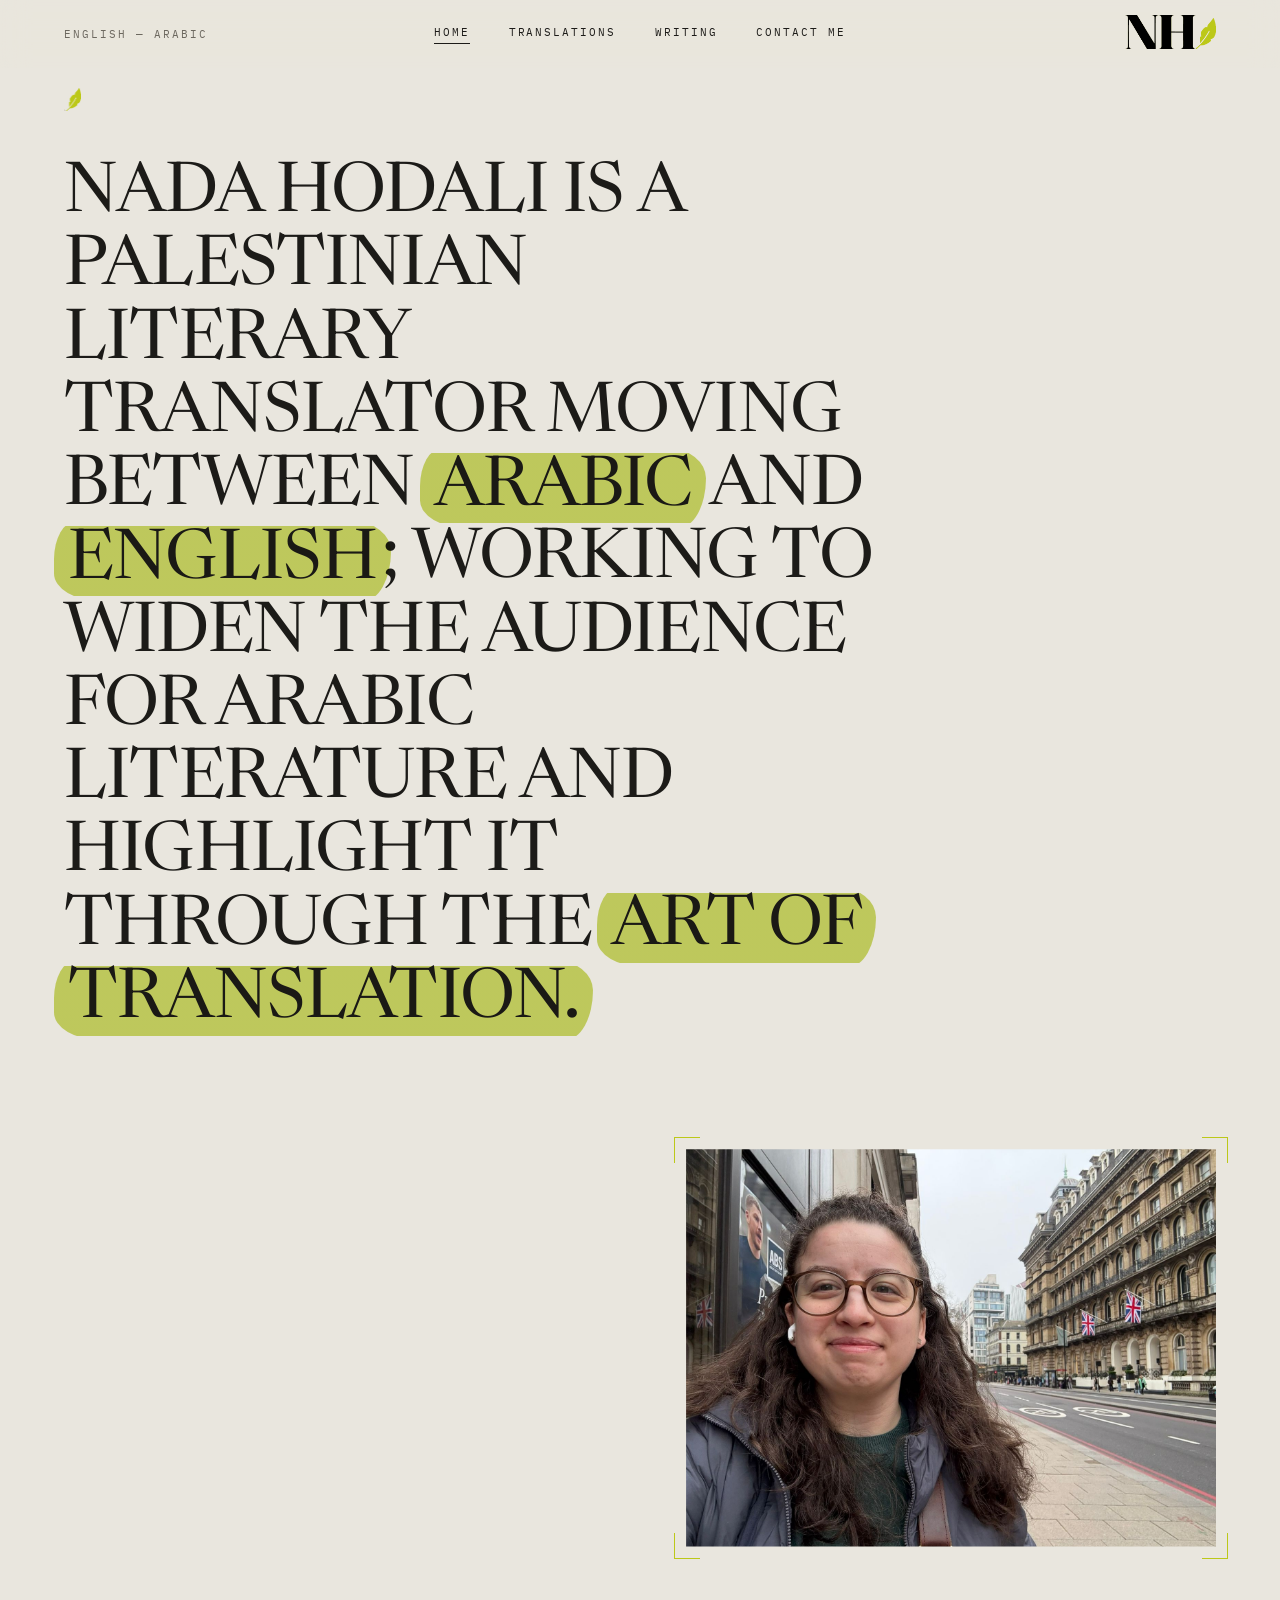
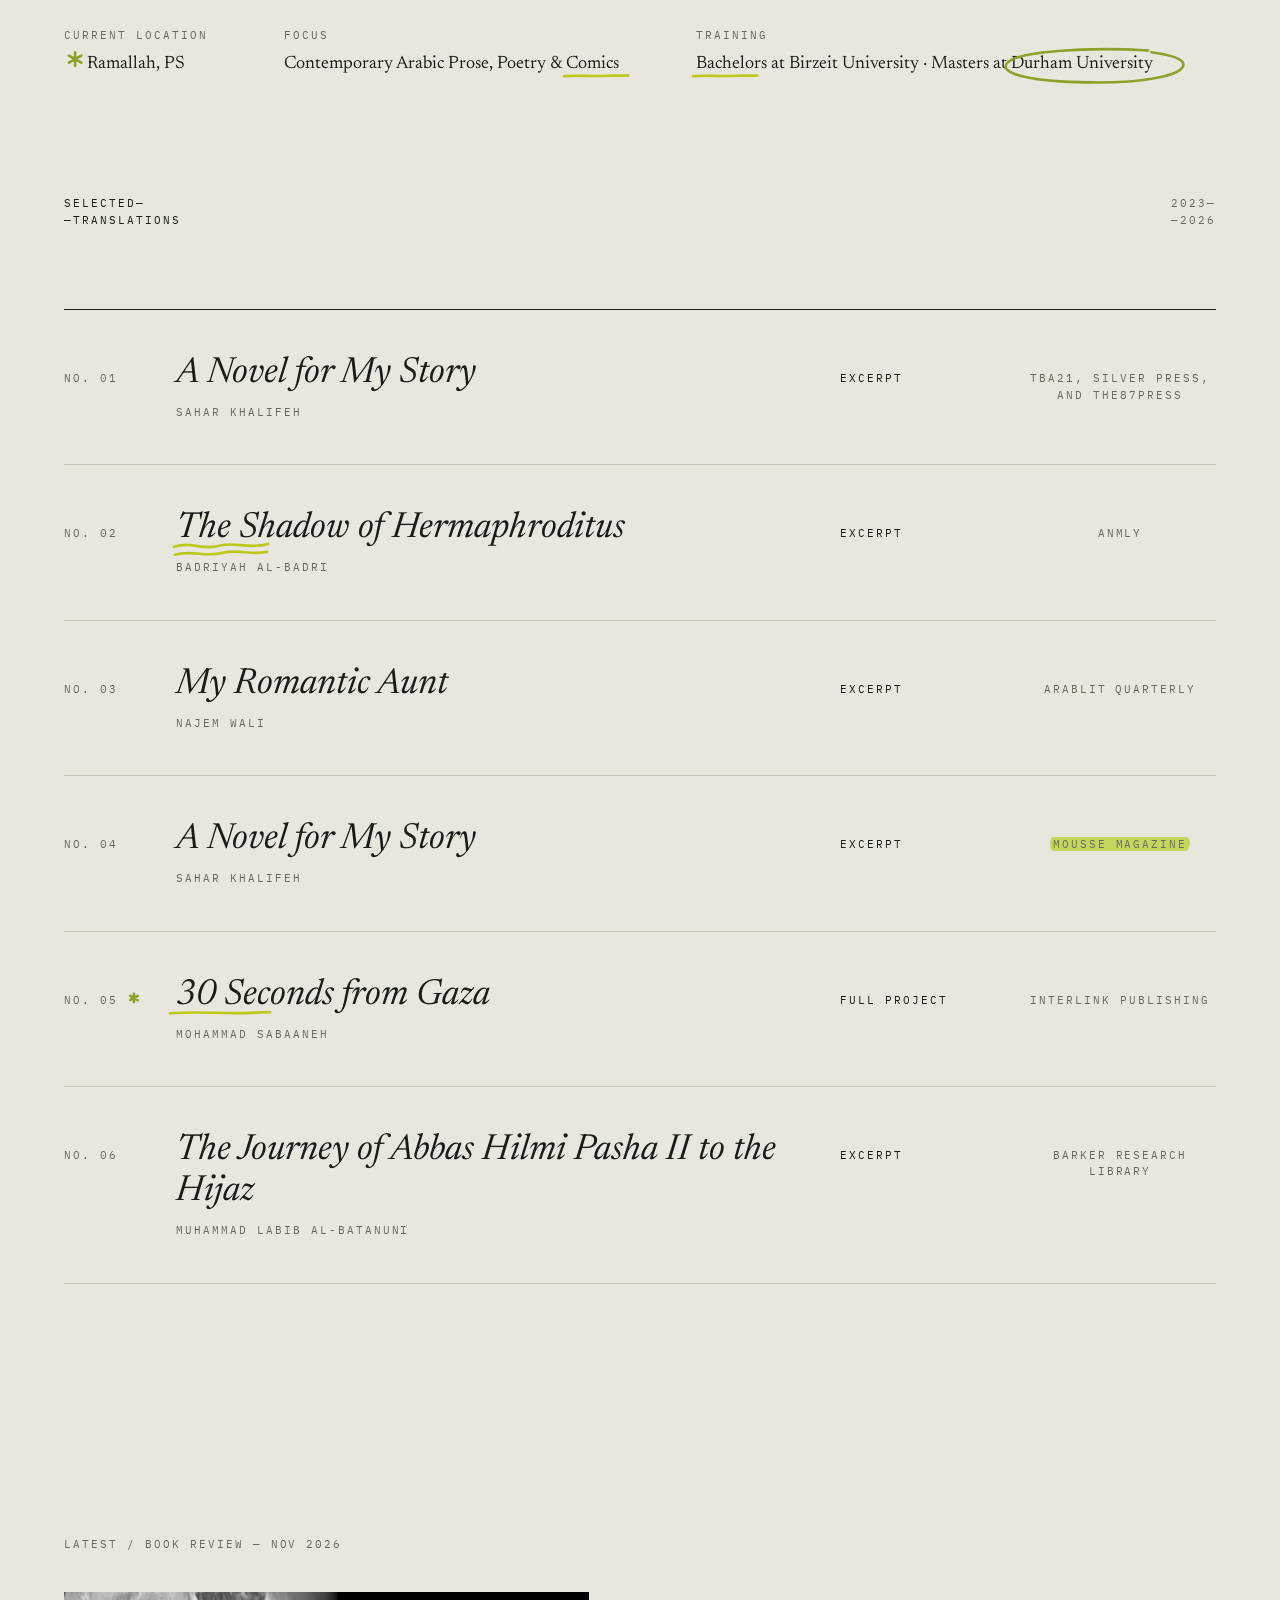
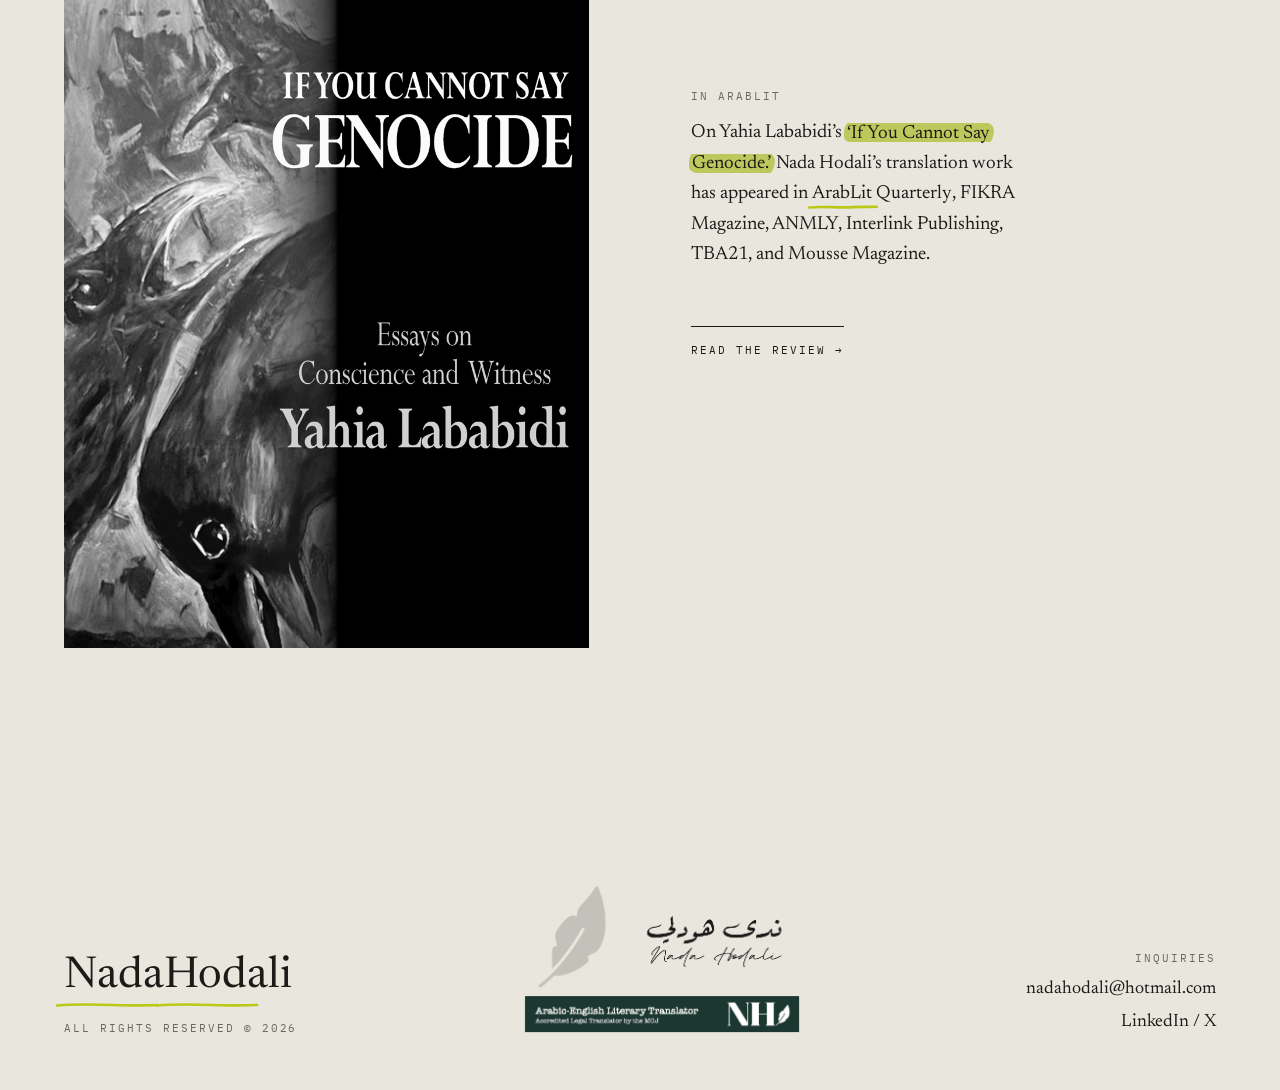
<file: index.html>
<!DOCTYPE html>
<html lang="en">
<head>
<meta charset="UTF-8" />
<meta name="viewport" content="width=device-width, initial-scale=1.0" />
<title>Nada Hodali — English–Arabic Translator</title>
<meta property="og:type" content="website" />
<meta property="og:site_name" content="Nada Hodali" />
<meta property="og:title" content="Nada Hodali — English–Arabic Translator" />
<meta property="og:url" content="https://nadahodali.com/" />
<meta property="og:image" content="https://nadahodali.com/assets/nh-business-card.png" />
<meta property="og:image:width" content="575" />
<meta property="og:image:height" content="315" />
<meta property="og:image:alt" content="Nada Hodali — Arabic-English Literary Translator business card" />
<meta name="twitter:card" content="summary_large_image" />
<meta name="twitter:image" content="https://nadahodali.com/assets/nh-business-card.png" />
<link rel="icon" type="image/png" href="assets/leaf.png" />
<link rel="preconnect" href="https://fonts.googleapis.com" />
<link rel="preconnect" href="https://fonts.gstatic.com" crossorigin />
<link href="https://fonts.googleapis.com/css2?family=Newsreader:ital,opsz,wght@0,6..72,300..600;1,6..72,300..500&family=IBM+Plex+Mono:wght@400;500&display=swap" rel="stylesheet" />
<link rel="stylesheet" href="styles.css?v=24" />
<script src="sketch.js?v=7" defer></script>
</head>
<body>

  <span class="corner-mark" aria-hidden="true"></span>

  <header class="site-header">
    <span class="header-left">ENGLISH &mdash; ARABIC</span>
    <nav class="header-nav" aria-label="Primary">
      <a href="index.html" aria-current="page">Home</a>
      <a href="translations.html">Translations</a>
      <a href="writing.html">Writing</a>
      <a href="about.html">Contact me</a>
    </nav>
    <span class="header-right">
      <a class="header-logo-link" href="index.html" aria-label="Nada Hodali &mdash; home">
        <img class="header-logo" src="assets/nada-logo-colored.png" alt="Nada Hodali &mdash; Translations" width="358" height="132" />
      </a>
    </span>
  </header>

  <main>

    <!-- ============ HERO ============ -->
    <section class="hero">
      <h1 class="hero-statement">
        Nada Hodali is a Palestinian literary translator
        moving between
        <span class="sketch--highlight" data-sketch="highlight">Arabic</span> and
        <span class="sketch--highlight" data-sketch="highlight" style="--sketch-delay:.12s">English</span>; working to widen the
        audience for Arabic literature and highlight it through the
        <span class="sketch--highlight" data-sketch="highlight">art of translation.</span>
      </h1>

      <div class="hero-showcase">
        <!-- Case study blocks hidden for now — restore by removing this comment wrapper.
        <div class="case-study-pair">
          <aside class="case-study" aria-labelledby="cs-title">
            <p class="cs-eyebrow">Case Study &mdash; No. 01</p>

            <article class="case-card">
              <header class="case-card-head">
                <div class="case-card-id">
                  <h2 class="case-card-title" id="cs-title">I FEEL FORTUNATE</h2>
                  <p class="case-card-byline">Author: Dania Al-Omari / Publisher: FIKRA Magazine</p>
                </div>
                <span class="case-card-tag">01 &mdash; Story</span>
              </header>

              <div class="case-card-body">
                <div class="case-col">
                  <p class="case-col-label">Original (AR)</p>
                  <p class="case-passage" lang="ar" dir="rtl">
                    نصٌّ عربيٌّ مؤقّتٌ يوضَع هنا ريثما يُستبدَل بمقطعٍ حقيقيٍّ؛
                    <span class="sketch" data-sketch="underline">الجملة</span>
                    تتنفّس في زوايا لم ننتبه إليها.
                  </p>
                </div>
                <div class="case-col">
                  <p class="case-col-label">Translation (EN)</p>
                  <p class="case-passage">
                    Despite feeling relatively fortunate, I still feel the impact of the occupation on everything I do in life. I constantly
                    <span class="sketch" data-sketch="underline">wonder: </span>
                    'What would life be like without an occupation?'
                  </p>
                </div>
              </div>
            </article>
          </aside>

          <aside class="case-study" aria-labelledby="cs-title-2">
            <p class="cs-eyebrow">Case Study &mdash; No. 02</p>

            <article class="case-card">
              <header class="case-card-head">
                <div class="case-card-id">
                  <h2 class="case-card-title" id="cs-title-2">A Novel for My Story</h2>
                  <p class="case-card-byline">Author: Sahar Khalifeh / Publisher: Mousse Magazine</p>
                </div>
                <span class="case-card-tag">02 &mdash; Novel</span>
              </header>

              <div class="case-card-body">
                <div class="case-col">
                  <p class="case-col-label">Original (AR)</p>
                  <p class="case-passage" lang="ar" dir="rtl">
                    نصٌّ عربيٌّ مؤقّتٌ ينتظر هنا ريثما يصل المقطع الحقيقيّ؛
                    <span class="sketch" data-sketch="underline">السطر</span>
                    ينعطف حيث لا نتوقّع الضوء.
                  </p>
                </div>
                <div class="case-col">
                  <p class="case-col-label">Translation (EN)</p>
                  <p class="case-passage">
                    ecause I wanted to reveal secrets. I wanted to reveal my secrets as an oppressed
                    <span class="sketch" data-sketch="underline">Arab woman</span>
                    and the secret behind each novel. I wanted to teach and let others learn.
                  </p>
                </div>
              </div>
            </article>
          </aside>
        </div>
        -->

        <figure class="hero-plate">
          <img src="assets/nada-picture.jpeg" alt="Nada Hodali at university" />
        </figure>
      </div>

      <dl class="hero-meta">
        <div>
          <dt>Current location</dt>
          <dd><span class="sketch-doodle" data-sketch="star" data-accent aria-hidden="true"></span> Ramallah, PS</dd>
        </div>
        <div>
          <dt>Focus</dt>
          <dd>Contemporary Arabic Prose, Poetry &amp; <span class="sketch" data-sketch="underline">Comics</span></dd>
        </div>
        <div>
          <dt>Training</dt>
          <dd><span class="sketch" data-sketch="underline">Bachelors at Birzeit University</span> &middot; Masters at <span class="sketch" data-sketch="circle" data-accent>Durham University</span></dd>
    
        </div>
      </dl>
    </section>

    <!-- ============ SELECTED TRANSLATIONS ============ -->
    <section class="works">
      <div class="section-head">
        <span class="section-title">Selected&mdash;<br />&mdash;Translations</span>
        <span class="section-range">2023&mdash;<br />&mdash;2026</span>
      </div>

      <ol class="work-list">
        <li class="work-row">
          <span class="work-index">No. 01</span>
          <span class="work-title"><a class="work-title-link" href="translations.html?book=a-novel-for-my-story">A Novel for My Story</a>
            <span class="work-author">Sahar Khalifeh</span>
          </span>
          <span class="work-scope">Excerpt</span>
          <span class="work-venue">TBA21, Silver Press, and the87Press</span>
        </li>
        <li class="work-row">
          <span class="work-index">No. 02</span>
          <span class="work-title"><a class="work-title-link" href="translations.html?book=the-shadow-of-hermaphroditus"><span class="sketch" data-sketch="underline-2">The Shadow of Hermaphroditus</span></a>
            <span class="work-author">Badriyah Al-Badri</span>
          </span>
          <span class="work-scope">Excerpt</span>
          <span class="work-venue">ANMLY</span>
        </li>
        <li class="work-row">
          <span class="work-index">No. 03 </span>
          <span class="work-title"><a class="work-title-link" href="translations.html?book=my-romantic-aunt">My Romantic Aunt</a>
            <span class="work-author">Najem Wali</span>
          </span>
          <span class="work-scope">Excerpt</span>
          <span class="work-venue">ArabLit Quarterly</span>
        </li>
        <li class="work-row">
          <span class="work-index">No. 04</span>
          <span class="work-title"><a class="work-title-link" href="translations.html?book=a-novel-for-my-story-2">A Novel for My Story</a>
            <span class="work-author">Sahar Khalifeh</span>
          </span>
          <span class="work-scope">Excerpt</span>
          <span class="work-venue"><span class="sketch--highlight" data-sketch="highlight">Mousse Magazine</span></span>
        </li>
        <li class="work-row">
          <span class="work-index">No. 05 <span class="sketch-doodle" data-sketch="star" data-accent aria-hidden="true"></span></span>
          <span class="work-title"><a class="work-title-link" href="translations.html?book=30-seconds-from-gaza"><span class="sketch" data-sketch="underline">30 Seconds from Gaza</span></a>
            <span class="work-author">Mohammad Sabaaneh</span>
          </span>
          <span class="work-scope">Full project</span>
          <span class="work-venue">Interlink Publishing</span>
        </li>
        <li class="work-row">
          <span class="work-index">No. 06</span>
          <span class="work-title"><a class="work-title-link" href="translations.html?book=the-journey-of-abbas">The Journey of Abbas Hilmi Pasha II to the Hijaz</a>
            <span class="work-author">Muhammad Labib al-Batanuni</span>
          </span>
          <span class="work-scope">Excerpt</span>
          <span class="work-venue">Barker Research Library</span>
        </li>
      </ol>
    </section>

    <!-- ============ FEATURE / PLATE ============ -->
    <section class="feature">
      <p class="feature-label">Latest / Book Review &mdash; Nov 2026</p>

      <div class="feature-grid">
        <figure class="feature-image">
          <img src="assets/if-you-cannot-say-genocide.jpg" alt="If You Cannot Say Genocide &mdash; Yahia Lababidi" />
        </figure>

        <div class="feature-text">
          <p class="feature-kicker">In ArabLit</p>
          <p class="feature-body">
            On Yahia Lababidi&rsquo;s
            <span class="sketch--highlight" data-sketch="highlight">&lsquo;If You Cannot Say Genocide.&rsquo;</span>
            Nada Hodali&rsquo;s translation work has appeared in <span class="sketch" data-sketch="underline">ArabLit Quarterly</span>,
            FIKRA Magazine, ANMLY, Interlink Publishing, TBA21, and Mousse Magazine.
          </p>
          <a class="feature-more" href="https://arablit.org/2026/11/02/yahya-lababidis-if-you-cannot-say-genocide/" target="_blank" rel="noopener">Read the review &rarr;</a>
        </div>
      </div>
    </section>

  </main>

  <!-- ============ FOOTER ============ -->
  <footer class="site-footer">
    <div class="footer-brand">
      <p class="footer-name"><span class="sketch" data-sketch="underline">Nada</span><span class="sketch" data-sketch="underline"> Hodali</span></p>
      <p class="footer-rights">All rights reserved &copy; 2026</p>
    </div>
    <figure class="footer-card">
      <img src="assets/NH Business Card.png" alt="Nada Hodali &mdash; business card" />
    </figure>
    <div class="footer-contact">
      <p class="footer-kicker"><a href="about.html">Inquiries</a></p>
      <p class="footer-email"><a href="mailto:nadahodali@hotmail.com">nadahodali@hotmail.com</a></p>
      <p class="footer-social">
        <a href="https://www.linkedin.com/in/nada-hodali-aa5a83170/" target="_blank" rel="noopener">LinkedIn</a> /
        <a href="https://x.com/NHodali99" target="_blank" rel="noopener">X</a>
      </p>
    </div>
  </footer>

</body>
</html>
</file>
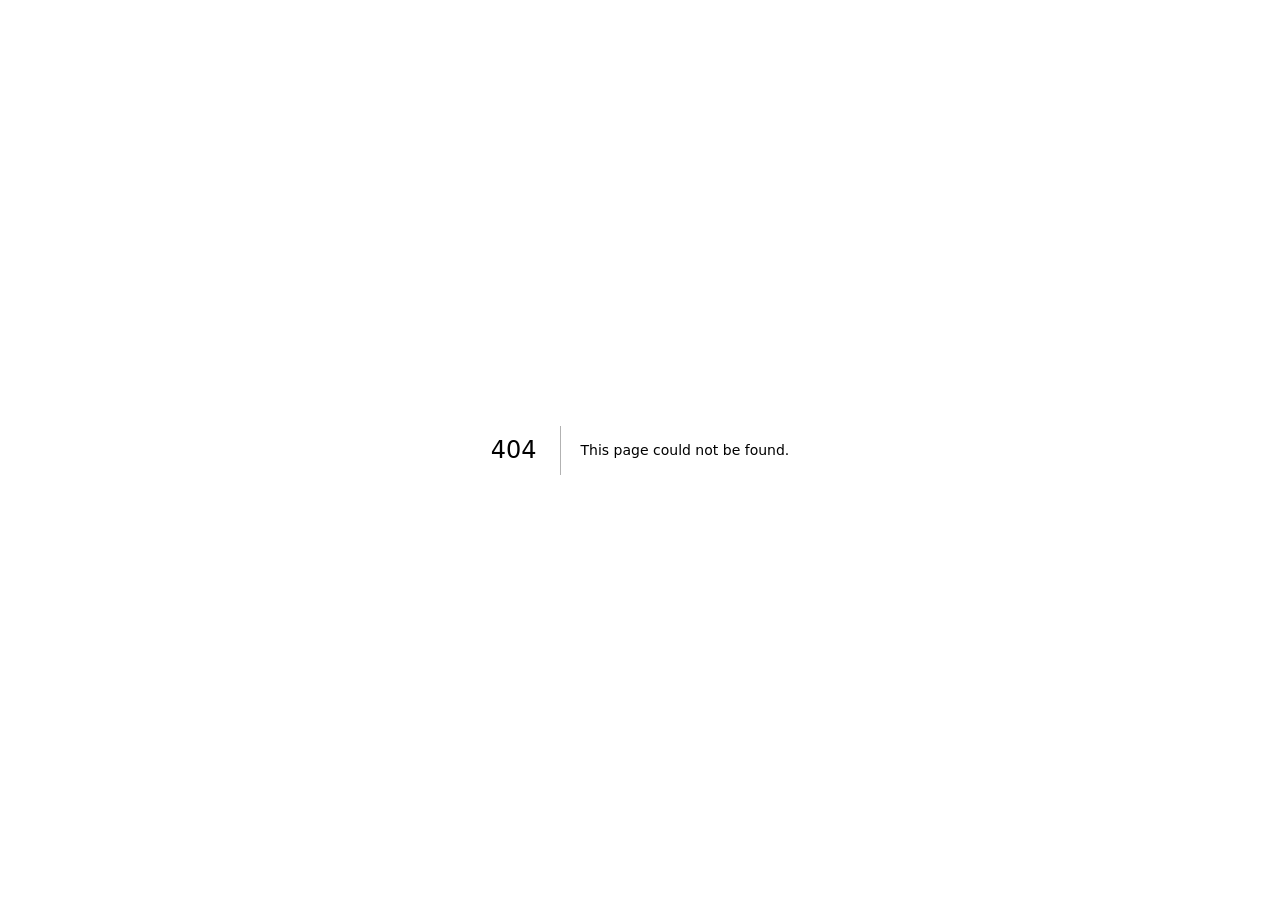
<file: translations/404/index.html>
<!DOCTYPE html><html lang="en"><head><meta charSet="utf-8"/><meta name="viewport" content="width=device-width, initial-scale=1, maximum-scale=1"/><link rel="stylesheet" href="/translations/_next/static/chunks/0i2hupu91mnlu.css" data-precedence="next"/><link rel="preload" as="script" fetchPriority="low" href="/translations/_next/static/chunks/10ejbmr6i2_1p.js"/><script src="/translations/_next/static/chunks/06h8ex0ls2xdr.js" async=""></script><script src="/translations/_next/static/chunks/0cio6w1yf64om.js" async=""></script><script src="/translations/_next/static/chunks/turbopack-0j5kjr-zdz8g9.js" async=""></script><script src="/translations/_next/static/chunks/1ap7og7a78-ks.js" async=""></script><meta name="robots" content="noindex"/><title>404: This page could not be found.</title><meta name="theme-color" content="#eee8db"/><meta name="color-scheme" content="light"/><title>Translation Projects</title><meta name="description" content="Explore my past translation projects. Dive into my history."/><meta name="application-name" content="My Shelf"/><meta name="category" content="books"/><meta property="og:title" content="Translation Projects"/><meta property="og:description" content="Explore my past translation projects. Dive into my history."/><meta property="og:site_name" content="My Shelf"/><meta property="og:image" content="https://nadahodali.com/assets/nh-business-card.png"/><meta property="og:image:type" content="image/png"/><meta property="og:image:width" content="575"/><meta property="og:image:height" content="315"/><meta property="og:image:alt" content="Nada Hodali — Arabic-English Literary Translator business card"/><meta property="og:type" content="website"/><meta name="twitter:card" content="summary_large_image"/><meta name="twitter:title" content="Translation Projects"/><meta name="twitter:description" content="Explore my past translation projects. Dive into my history."/><meta name="twitter:image" content="https://nadahodali.com/assets/nh-business-card.png"/><script src="/translations/_next/static/chunks/0cz1d0mv5g_q7.js" noModule=""></script></head><body><div hidden=""><!--$--><!--/$--></div><div style="font-family:system-ui,&quot;Segoe UI&quot;,Roboto,Helvetica,Arial,sans-serif,&quot;Apple Color Emoji&quot;,&quot;Segoe UI Emoji&quot;;height:100vh;text-align:center;display:flex;flex-direction:column;align-items:center;justify-content:center"><div><style>body{color:#000;background:#fff;margin:0}.next-error-h1{border-right:1px solid rgba(0,0,0,.3)}@media (prefers-color-scheme:dark){body{color:#fff;background:#000}.next-error-h1{border-right:1px solid rgba(255,255,255,.3)}}</style><h1 class="next-error-h1" style="display:inline-block;margin:0 20px 0 0;padding:0 23px 0 0;font-size:24px;font-weight:500;vertical-align:top;line-height:49px">404</h1><div style="display:inline-block"><h2 style="font-size:14px;font-weight:400;line-height:49px;margin:0">This page could not be found.</h2></div></div></div><!--$--><!--/$--><script src="/translations/_next/static/chunks/10ejbmr6i2_1p.js" id="_R_" async=""></script><script>(self.__next_f=self.__next_f||[]).push([0])</script><script>self.__next_f.push([1,"1:\"$Sreact.fragment\"\n2:I[89135,[\"/translations/_next/static/chunks/1ap7og7a78-ks.js\"],\"default\"]\n3:I[79909,[\"/translations/_next/static/chunks/1ap7og7a78-ks.js\"],\"default\"]\n4:I[60683,[\"/translations/_next/static/chunks/1ap7og7a78-ks.js\"],\"OutletBoundary\"]\n5:\"$Sreact.suspense\"\n8:I[60683,[\"/translations/_next/static/chunks/1ap7og7a78-ks.js\"],\"ViewportBoundary\"]\na:I[60683,[\"/translations/_next/static/chunks/1ap7og7a78-ks.js\"],\"MetadataBoundary\"]\nc:I[41071,[\"/translations/_next/static/chunks/1ap7og7a78-ks.js\"],\"default\",1]\n:HL[\"/translations/_next/static/chunks/0i2hupu91mnlu.css\",\"style\"]\n"])</script><script>self.__next_f.push([1,"0:{\"P\":null,\"c\":[\"\",\"_not-found\",\"\"],\"q\":\"\",\"i\":false,\"f\":[[[\"\",{\"children\":[\"/_not-found\",{\"children\":[\"__PAGE__\",{}]}]},\"$undefined\",\"$undefined\",16],[[\"$\",\"$1\",\"c\",{\"children\":[[[\"$\",\"link\",\"0\",{\"rel\":\"stylesheet\",\"href\":\"/translations/_next/static/chunks/0i2hupu91mnlu.css\",\"precedence\":\"next\",\"crossOrigin\":\"$undefined\",\"nonce\":\"$undefined\"}],[\"$\",\"script\",\"script-0\",{\"src\":\"/translations/_next/static/chunks/1ap7og7a78-ks.js\",\"async\":true,\"nonce\":\"$undefined\"}]],[\"$\",\"html\",null,{\"lang\":\"en\",\"children\":[\"$\",\"body\",null,{\"children\":[\"$\",\"$L2\",null,{\"parallelRouterKey\":\"children\",\"error\":\"$undefined\",\"errorStyles\":\"$undefined\",\"errorScripts\":\"$undefined\",\"template\":[\"$\",\"$L3\",null,{}],\"templateStyles\":\"$undefined\",\"templateScripts\":\"$undefined\",\"notFound\":[[[\"$\",\"title\",null,{\"children\":\"404: This page could not be found.\"}],[\"$\",\"div\",null,{\"style\":{\"fontFamily\":\"system-ui,\\\"Segoe UI\\\",Roboto,Helvetica,Arial,sans-serif,\\\"Apple Color Emoji\\\",\\\"Segoe UI Emoji\\\"\",\"height\":\"100vh\",\"textAlign\":\"center\",\"display\":\"flex\",\"flexDirection\":\"column\",\"alignItems\":\"center\",\"justifyContent\":\"center\"},\"children\":[\"$\",\"div\",null,{\"children\":[[\"$\",\"style\",null,{\"dangerouslySetInnerHTML\":{\"__html\":\"body{color:#000;background:#fff;margin:0}.next-error-h1{border-right:1px solid rgba(0,0,0,.3)}@media (prefers-color-scheme:dark){body{color:#fff;background:#000}.next-error-h1{border-right:1px solid rgba(255,255,255,.3)}}\"}}],[\"$\",\"h1\",null,{\"className\":\"next-error-h1\",\"style\":{\"display\":\"inline-block\",\"margin\":\"0 20px 0 0\",\"padding\":\"0 23px 0 0\",\"fontSize\":24,\"fontWeight\":500,\"verticalAlign\":\"top\",\"lineHeight\":\"49px\"},\"children\":404}],[\"$\",\"div\",null,{\"style\":{\"display\":\"inline-block\"},\"children\":[\"$\",\"h2\",null,{\"style\":{\"fontSize\":14,\"fontWeight\":400,\"lineHeight\":\"49px\",\"margin\":0},\"children\":\"This page could not be found.\"}]}]]}]}]],[]],\"forbidden\":\"$undefined\",\"unauthorized\":\"$undefined\"}]}]}]]}],{\"children\":[[\"$\",\"$1\",\"c\",{\"children\":[null,[\"$\",\"$L2\",null,{\"parallelRouterKey\":\"children\",\"error\":\"$undefined\",\"errorStyles\":\"$undefined\",\"errorScripts\":\"$undefined\",\"template\":[\"$\",\"$L3\",null,{}],\"templateStyles\":\"$undefined\",\"templateScripts\":\"$undefined\",\"notFound\":\"$undefined\",\"forbidden\":\"$undefined\",\"unauthorized\":\"$undefined\"}]]}],{\"children\":[[\"$\",\"$1\",\"c\",{\"children\":[[[\"$\",\"title\",null,{\"children\":\"404: This page could not be found.\"}],[\"$\",\"div\",null,{\"style\":\"$0:f:0:1:0:props:children:1:props:children:props:children:props:notFound:0:1:props:style\",\"children\":[\"$\",\"div\",null,{\"children\":[[\"$\",\"style\",null,{\"dangerouslySetInnerHTML\":{\"__html\":\"body{color:#000;background:#fff;margin:0}.next-error-h1{border-right:1px solid rgba(0,0,0,.3)}@media (prefers-color-scheme:dark){body{color:#fff;background:#000}.next-error-h1{border-right:1px solid rgba(255,255,255,.3)}}\"}}],[\"$\",\"h1\",null,{\"className\":\"next-error-h1\",\"style\":\"$0:f:0:1:0:props:children:1:props:children:props:children:props:notFound:0:1:props:children:props:children:1:props:style\",\"children\":404}],[\"$\",\"div\",null,{\"style\":\"$0:f:0:1:0:props:children:1:props:children:props:children:props:notFound:0:1:props:children:props:children:2:props:style\",\"children\":[\"$\",\"h2\",null,{\"style\":\"$0:f:0:1:0:props:children:1:props:children:props:children:props:notFound:0:1:props:children:props:children:2:props:children:props:style\",\"children\":\"This page could not be found.\"}]}]]}]}]],null,[\"$\",\"$L4\",null,{\"children\":[\"$\",\"$5\",null,{\"name\":\"Next.MetadataOutlet\",\"children\":\"$@6\"}]}]]}],{},null,false,null]},null,false,\"$@7\"]},null,false,null],[\"$\",\"$1\",\"h\",{\"children\":[[\"$\",\"meta\",null,{\"name\":\"robots\",\"content\":\"noindex\"}],[\"$\",\"$L8\",null,{\"children\":\"$L9\"}],[\"$\",\"div\",null,{\"hidden\":true,\"children\":[\"$\",\"$La\",null,{\"children\":[\"$\",\"$5\",null,{\"name\":\"Next.Metadata\",\"children\":\"$Lb\"}]}]}],null]}],false]],\"m\":\"$undefined\",\"G\":[\"$c\",[[\"$\",\"link\",\"0\",{\"rel\":\"stylesheet\",\"href\":\"/translations/_next/static/chunks/0i2hupu91mnlu.css\",\"precedence\":\"next\",\"crossOrigin\":\"$undefined\",\"nonce\":\"$undefined\"}]]],\"S\":true,\"h\":null,\"s\":\"$undefined\",\"l\":\"$undefined\",\"p\":\"$undefined\",\"d\":\"$undefined\",\"b\":\"o_YFEr468HJqpII_N4CmJ\"}\n"])</script><script>self.__next_f.push([1,"d:[]\n7:\"$Wd\"\n"])</script><script>self.__next_f.push([1,"9:[[\"$\",\"meta\",\"0\",{\"charSet\":\"utf-8\"}],[\"$\",\"meta\",\"1\",{\"name\":\"viewport\",\"content\":\"width=device-width, initial-scale=1, maximum-scale=1\"}],[\"$\",\"meta\",\"2\",{\"name\":\"theme-color\",\"content\":\"#eee8db\"}],[\"$\",\"meta\",\"3\",{\"name\":\"color-scheme\",\"content\":\"light\"}]]\n"])</script><script>self.__next_f.push([1,"6:null\n"])</script><script>self.__next_f.push([1,"b:[[\"$\",\"title\",\"0\",{\"children\":\"Translation Projects\"}],[\"$\",\"meta\",\"1\",{\"name\":\"description\",\"content\":\"Explore my past translation projects. Dive into my history.\"}],[\"$\",\"meta\",\"2\",{\"name\":\"application-name\",\"content\":\"My Shelf\"}],[\"$\",\"meta\",\"3\",{\"name\":\"category\",\"content\":\"books\"}],[\"$\",\"meta\",\"4\",{\"property\":\"og:title\",\"content\":\"Translation Projects\"}],[\"$\",\"meta\",\"5\",{\"property\":\"og:description\",\"content\":\"Explore my past translation projects. Dive into my history.\"}],[\"$\",\"meta\",\"6\",{\"property\":\"og:site_name\",\"content\":\"My Shelf\"}],[\"$\",\"meta\",\"7\",{\"property\":\"og:image\",\"content\":\"https://nadahodali.com/assets/nh-business-card.png\"}],[\"$\",\"meta\",\"8\",{\"property\":\"og:image:type\",\"content\":\"image/png\"}],[\"$\",\"meta\",\"9\",{\"property\":\"og:image:width\",\"content\":\"575\"}],[\"$\",\"meta\",\"10\",{\"property\":\"og:image:height\",\"content\":\"315\"}],[\"$\",\"meta\",\"11\",{\"property\":\"og:image:alt\",\"content\":\"Nada Hodali — Arabic-English Literary Translator business card\"}],[\"$\",\"meta\",\"12\",{\"property\":\"og:type\",\"content\":\"website\"}],[\"$\",\"meta\",\"13\",{\"name\":\"twitter:card\",\"content\":\"summary_large_image\"}],[\"$\",\"meta\",\"14\",{\"name\":\"twitter:title\",\"content\":\"Translation Projects\"}],[\"$\",\"meta\",\"15\",{\"name\":\"twitter:description\",\"content\":\"Explore my past translation projects. Dive into my history.\"}],[\"$\",\"meta\",\"16\",{\"name\":\"twitter:image\",\"content\":\"https://nadahodali.com/assets/nh-business-card.png\"}]]\n"])</script></body></html>
</file>
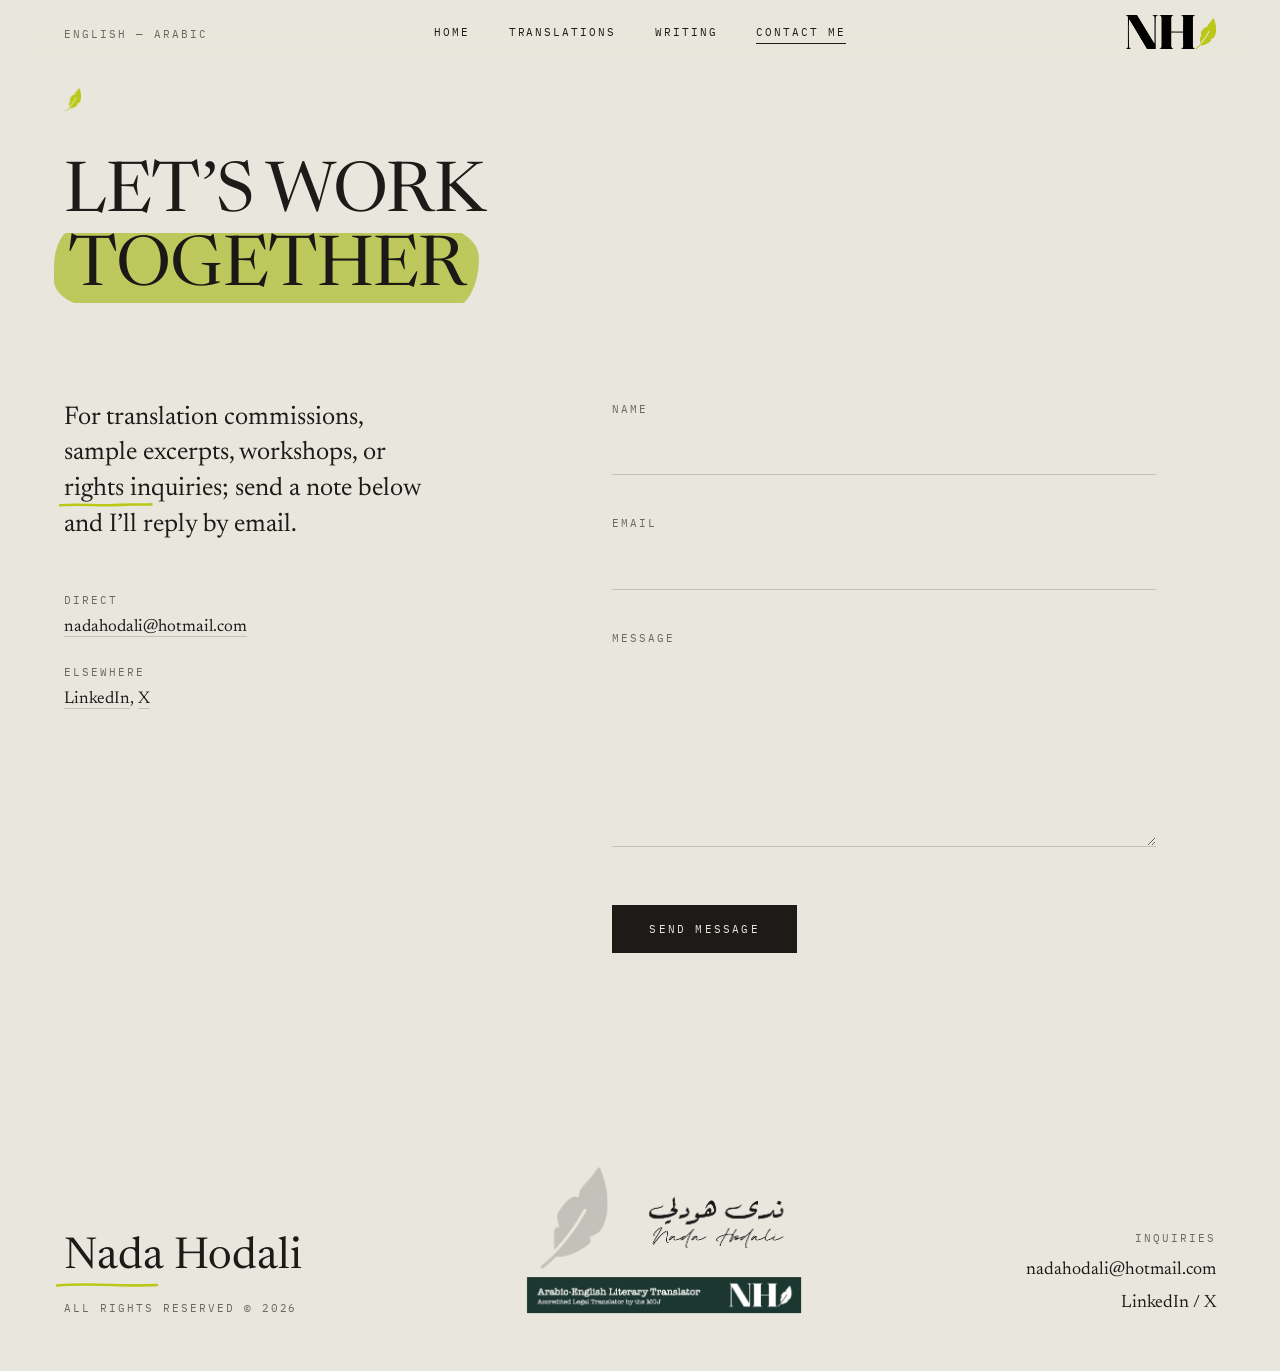
<file: about.html>
<!DOCTYPE html>
<html lang="en">
<head>
<meta charset="UTF-8" />
<meta name="viewport" content="width=device-width, initial-scale=1.0" />
<title>Contact me — Nada Hodali</title>
<meta property="og:type" content="website" />
<meta property="og:site_name" content="Nada Hodali" />
<meta property="og:title" content="Contact me — Nada Hodali" />
<meta property="og:url" content="https://nadahodali.com/about.html" />
<meta property="og:image" content="https://nadahodali.com/assets/nh-business-card.png" />
<meta property="og:image:width" content="575" />
<meta property="og:image:height" content="315" />
<meta property="og:image:alt" content="Nada Hodali — Arabic-English Literary Translator business card" />
<meta name="twitter:card" content="summary_large_image" />
<meta name="twitter:image" content="https://nadahodali.com/assets/nh-business-card.png" />
<link rel="icon" type="image/png" href="assets/leaf.png" />
<link rel="preconnect" href="https://fonts.googleapis.com" />
<link rel="preconnect" href="https://fonts.gstatic.com" crossorigin />
<link href="https://fonts.googleapis.com/css2?family=Newsreader:ital,opsz,wght@0,6..72,300..600;1,6..72,300..500&family=IBM+Plex+Mono:wght@400;500&display=swap" rel="stylesheet" />
<link rel="stylesheet" href="styles.css?v=24" />
<script src="sketch.js?v=7" defer></script>
</head>
<body>

  <span class="corner-mark" aria-hidden="true"></span>

  <header class="site-header">
    <span class="header-left">ENGLISH &mdash; ARABIC</span>
    <nav class="header-nav" aria-label="Primary">
      <a href="index.html">Home</a>
      <a href="translations.html">Translations</a>
      <a href="writing.html">Writing</a>
      <a href="about.html" aria-current="page">Contact me</a>
    </nav>
    <span class="header-right">
      <a class="header-logo-link" href="index.html" aria-label="Nada Hodali &mdash; home">
        <img class="header-logo" src="assets/nada-logo-colored.png" alt="Nada Hodali &mdash; Translations" width="358" height="132" />
      </a>
    </span>
  </header>

  <main>
    <section class="hero contact">
      <h1 class="hero-statement">
        Let&rsquo;s work
        <span class="sketch--highlight" data-sketch="highlight">together</span>
      </h1>

      <div class="contact-grid">
        <div class="contact-intro">
          <p class="contact-lead">
            For translation commissions, sample excerpts, workshops, or
            <span class="sketch" data-sketch="underline">rights inquiries</span>;
            send a note below and I&rsquo;ll reply by email.
          </p>
          <dl class="contact-meta">
            <div>
              <dt>Direct</dt>
              <dd><a href="mailto:nadahodali@hotmail.com">nadahodali@hotmail.com</a></dd>
            </div>
            <div>
              <dt>Elsewhere</dt>
              <dd>
                <a href="https://www.linkedin.com/in/nada-hodali-aa5a83170/" target="_blank" rel="noopener">LinkedIn</a>,
                <a href="https://x.com/NHodali99" target="_blank" rel="noopener">X</a>
              </dd>
            </div>
          </dl>
        </div>

        <form class="contact-form" id="contact-form" action="https://api.web3forms.com/submit" method="POST" novalidate>
          <!-- Web3Forms: paste the access key emailed to you from web3forms.com -->
          <input type="hidden" name="access_key" value="20d682f4-4ce5-4bf3-b0dd-8c3b6b974c45" />
          <input type="hidden" name="subject" value="New message from your website" />
          <input type="hidden" name="from_name" value="nadahodali.com contact form" />

          <label class="contact-hp" aria-hidden="true">
            Leave this field empty
            <input type="checkbox" name="botcheck" tabindex="-1" autocomplete="off" />
          </label>

          <div class="field">
            <label for="cf-name">Name</label>
            <input id="cf-name" name="name" type="text" required autocomplete="name" />
          </div>

          <div class="field">
            <label for="cf-email">Email</label>
            <input id="cf-email" name="email" type="email" required autocomplete="email" />
          </div>

          <div class="field">
            <label for="cf-message">Message</label>
            <textarea id="cf-message" name="message" rows="6" required></textarea>
          </div>

          <button type="submit" class="contact-submit">Send message</button>
          <p class="contact-status" id="contact-status" role="status" aria-live="polite"></p>
        </form>
      </div>
    </section>
  </main>

  <footer class="site-footer">
    <div class="footer-brand">
      <p class="footer-name"><span class="sketch" data-sketch="underline">Nada Hodali</span></p>
      <p class="footer-rights">All rights reserved &copy; 2026</p>
    </div>
    <figure class="footer-card">
      <img src="assets/NH Business Card.png" alt="Nada Hodali &mdash; business card" />
    </figure>
    <div class="footer-contact">
      <p class="footer-kicker"><a href="about.html">Inquiries</a></p>
      <p class="footer-email"><a href="mailto:nadahodali@hotmail.com">nadahodali@hotmail.com</a></p>
      <p class="footer-social">
        <a href="https://www.linkedin.com/in/nada-hodali-aa5a83170/" target="_blank" rel="noopener">LinkedIn</a> /
        <a href="https://x.com/NHodali99" target="_blank" rel="noopener">X</a>
      </p>
    </div>
  </footer>

  <script>
    (function () {
      var form = document.getElementById("contact-form");
      if (!form) return;

      var status = document.getElementById("contact-status");
      var button = form.querySelector(".contact-submit");

      function setStatus(message, isError) {
        status.textContent = message;
        status.classList.add("is-visible");
        status.classList.toggle("is-error", !!isError);
      }

      form.addEventListener("submit", function (event) {
        event.preventDefault();

        if (!form.checkValidity()) {
          form.reportValidity();
          return;
        }

        button.disabled = true;
        setStatus("Sending…", false);

        fetch(form.action, {
          method: "POST",
          headers: { Accept: "application/json" },
          body: new FormData(form)
        })
          .then(function (response) { return response.json(); })
          .then(function (data) {
            if (data.success) {
              form.reset();
              setStatus("Thank you; your message is on its way. I’ll be in touch soon.", false);
            } else {
              setStatus(data.message || "Something went wrong. Please email me directly at nadahodali@hotmail.com.", true);
            }
          })
          .catch(function () {
            setStatus("Network error. Please email me directly at nadahodali@hotmail.com.", true);
          })
          .finally(function () { button.disabled = false; });
      });
    })();
  </script>

</body>
</html>
</file>
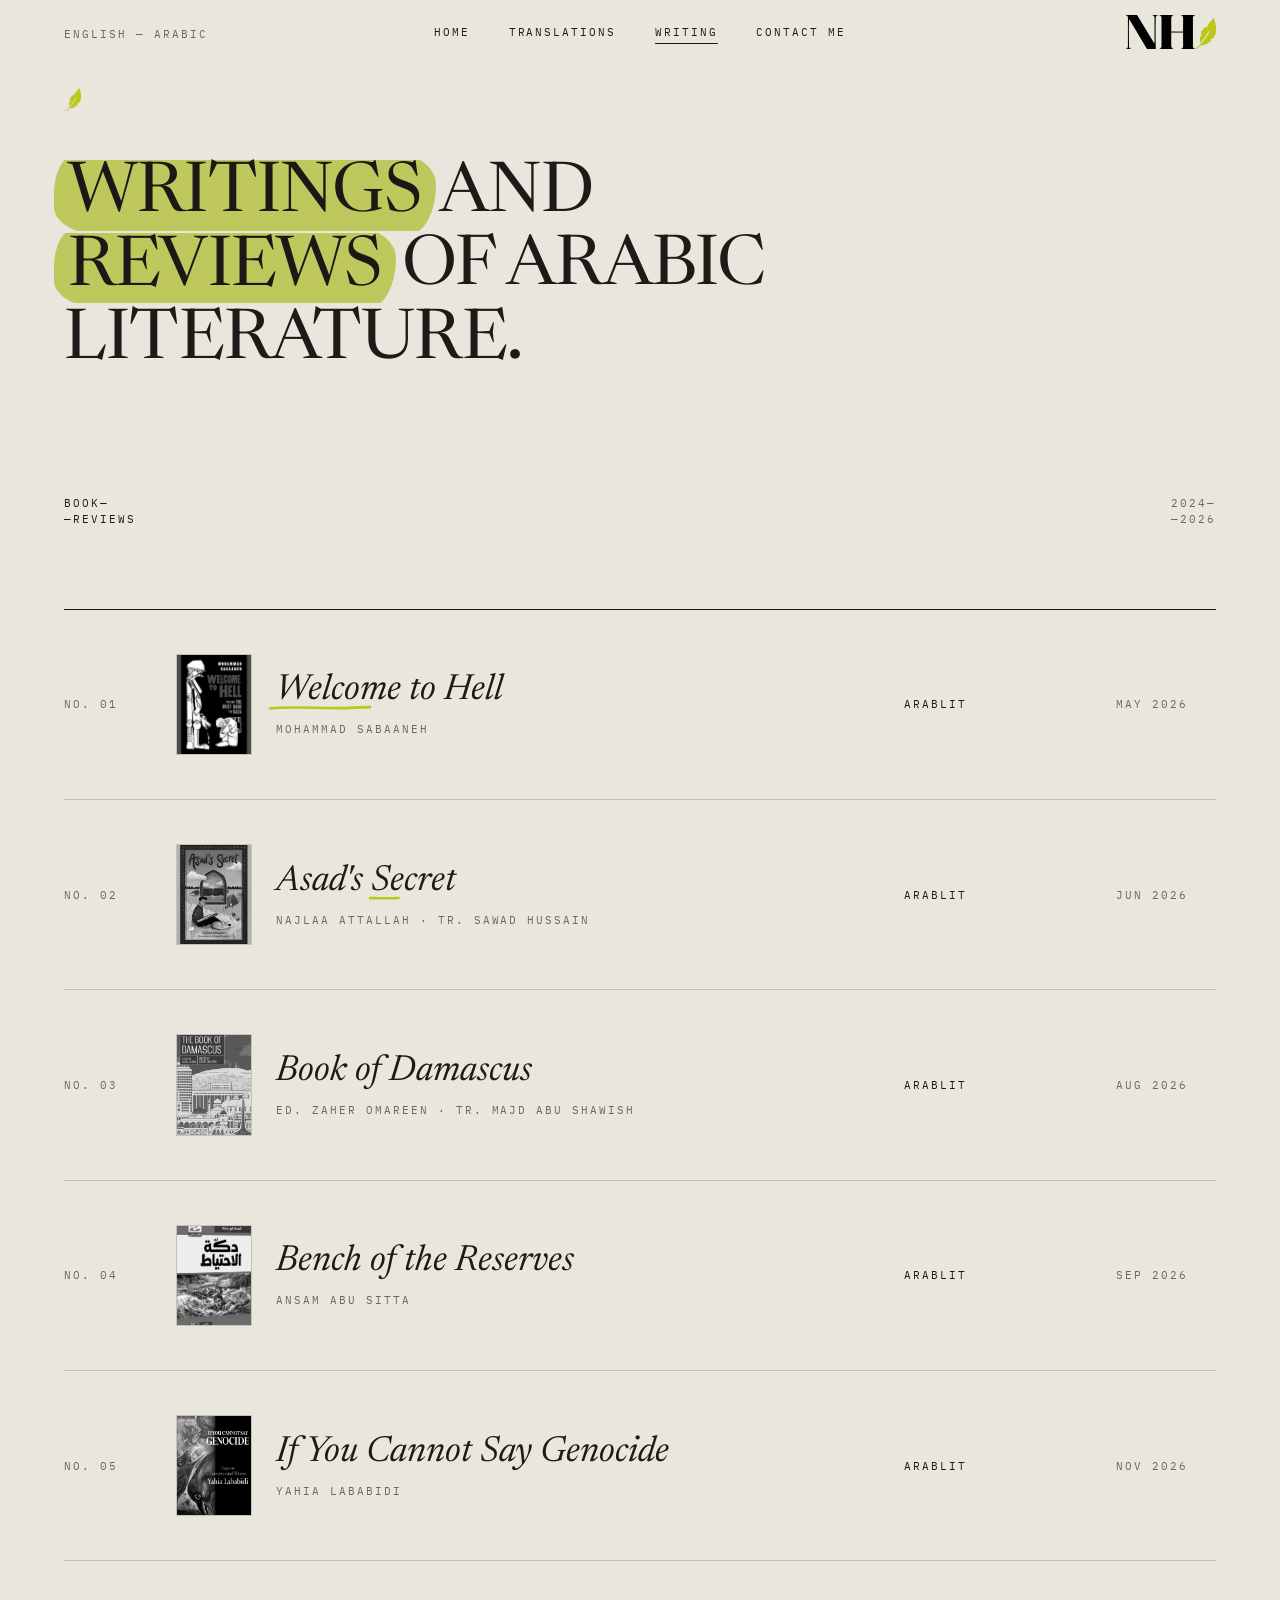
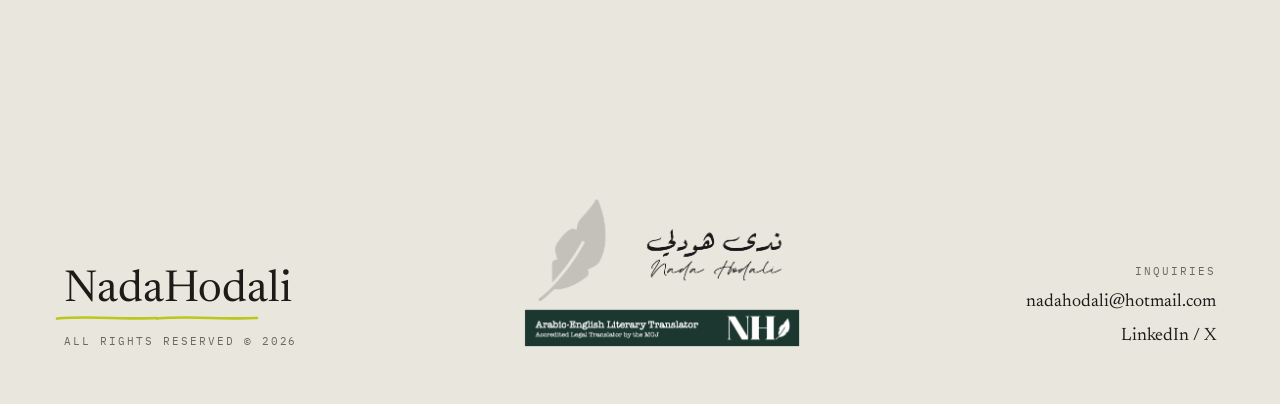
<file: writing.html>
<!DOCTYPE html>
<html lang="en">
<head>
<meta charset="UTF-8" />
<meta name="viewport" content="width=device-width, initial-scale=1.0" />
<title>Writing — Nada Hodali</title>
<meta property="og:type" content="website" />
<meta property="og:site_name" content="Nada Hodali" />
<meta property="og:title" content="Writing — Nada Hodali" />
<meta property="og:url" content="https://nadahodali.com/writing.html" />
<meta property="og:image" content="https://nadahodali.com/assets/nh-business-card.png" />
<meta property="og:image:width" content="575" />
<meta property="og:image:height" content="315" />
<meta property="og:image:alt" content="Nada Hodali — Arabic-English Literary Translator business card" />
<meta name="twitter:card" content="summary_large_image" />
<meta name="twitter:image" content="https://nadahodali.com/assets/nh-business-card.png" />
<link rel="icon" type="image/png" href="assets/leaf.png" />
<link rel="preconnect" href="https://fonts.googleapis.com" />
<link rel="preconnect" href="https://fonts.gstatic.com" crossorigin />
<link href="https://fonts.googleapis.com/css2?family=Newsreader:ital,opsz,wght@0,6..72,300..600;1,6..72,300..500&family=IBM+Plex+Mono:wght@400;500&display=swap" rel="stylesheet" />
<link rel="stylesheet" href="styles.css?v=24" />
<script src="sketch.js?v=7" defer></script>
</head>
<body>

  <span class="corner-mark" aria-hidden="true"></span>

  <header class="site-header">
    <span class="header-left">ENGLISH &mdash; ARABIC</span>
    <nav class="header-nav" aria-label="Primary">
      <a href="index.html">Home</a>
      <a href="translations.html">Translations</a>
      <a href="writing.html" aria-current="page">Writing</a>
      <a href="about.html">Contact me</a>
    </nav>
    <span class="header-right">
      <a class="header-logo-link" href="index.html" aria-label="Nada Hodali &mdash; home">
        <img class="header-logo" src="assets/nada-logo-colored.png" alt="Nada Hodali &mdash; Translations" width="358" height="132" />
      </a>
    </span>
  </header>

  <main>

    <!-- ============ HERO ============ -->
    <section class="hero">
      <h1 class="hero-statement">
        <span class="sketch--highlight" data-sketch="highlight">Writings</span> and
        <span class="sketch--highlight" data-sketch="highlight">reviews</span>
        of Arabic Literature.
      </h1>
    </section>

    <!-- ============ BOOK REVIEWS ============ -->
    <section class="works">
      <div class="section-head">
        <span class="section-title">Book&mdash;<br />&mdash;Reviews</span>
        <span class="section-range">2024&mdash;<br />&mdash;2026</span>
      </div>

      <ol class="work-list review-list">

        <li class="work-row review-row">
          <span class="work-index">No. 01</span>
          <a class="review-cover" href="https://arablit.org/2026/05/07/welcome-to-hell-on-mohammad-sabaanehs-latest-graphic-novel/" target="_blank" rel="noopener">
            <img src="assets/welcome-to-hell.png" alt="Welcome to Hell &mdash; Mohammad Sabaaneh, cover art" />
          </a>
          <span class="work-title">
            <a class="work-title-link" href="https://arablit.org/2026/05/07/welcome-to-hell-on-mohammad-sabaanehs-latest-graphic-novel/" target="_blank" rel="noopener"><span class="sketch" data-sketch="underline">Welcome to Hell</span></a>
            <span class="work-author">Mohammad Sabaaneh</span>
          </span>
          <span class="work-scope">ArabLit</span>
          <span class="work-venue">May 2026</span>
        </li>

        <!-- ────────────────────────────────────────────────────────────
             ADD A REVIEW: copy one <li> block below, bump the No.,
             and fill in the five slots.

               1. review-cover  — link + <img>. Drop the cover file in
                  /assets and point src at it. No art yet? Use:
                    <span class="review-cover review-cover--empty"></span>
                  (a hatched placeholder — same size as a real cover).
               2. work-title    — the book title (links to the review).
               3. work-author   — the book's author.
               4. work-scope    — where the review ran (outlet / journal).
               5. work-venue    — month + year it was published.
             ──────────────────────────────────────────────────────────── -->

        <li class="work-row review-row">
          <span class="work-index">No. 02</span>
          <a class="review-cover" href="https://arablit.org/2026/06/17/books-that-open-worlds-a-palestinian-readers-journey/" target="_blank" rel="noopener">
            <img src="assets/asad-secret.png" alt="Asad's Secret &mdash; Najlaa Attallah, cover art" />
          </a>
          <span class="work-title">
            <a class="work-title-link" href="https://arablit.org/2026/06/17/books-that-open-worlds-a-palestinian-readers-journey/" target="_blank" rel="noopener"><span class="sketch" data-sketch="underline">Asad's Secret</span></a>
            <span class="work-author">Najlaa Attallah &middot; tr. Sawad Hussain</span>
          </span>
          <span class="work-scope">ArabLit</span>
          <span class="work-venue">Jun 2026</span>
        </li>

        <li class="work-row review-row">
          <span class="work-index">No. 03</span>
          <a class="review-cover" href="https://arablit.org/2026/08/14/every-alley-a-different-damascus/" target="_blank" rel="noopener">
            <img src="assets/damascus.png" alt="Book of Damascus &mdash; edited by Zaher Omareen, cover art" />
          </a>
          <span class="work-title">
            <a class="work-title-link" href="https://arablit.org/2026/08/14/every-alley-a-different-damascus/" target="_blank" rel="noopener">Book of Damascus</a>
            <span class="work-author">Ed. Zaher Omareen &middot; tr. Majd Abu Shawish</span>
          </span>
          <span class="work-scope">ArabLit</span>
          <span class="work-venue">Aug 2026</span>
        </li>

        <li class="work-row review-row">
          <span class="work-index">No. 04</span>
          <a class="review-cover" href="https://arablit.org/2026/09/28/book-review-ansam-abu-sittas-bench-of-the-reserves/" target="_blank" rel="noopener">
            <img src="assets/bench-of-the-reserves.jpg" alt="Bench of the Reserves &mdash; Ansam Abu Sitta, cover art" />
          </a>
          <span class="work-title">
            <a class="work-title-link" href="https://arablit.org/2026/09/28/book-review-ansam-abu-sittas-bench-of-the-reserves/" target="_blank" rel="noopener">Bench of the Reserves</a>
            <span class="work-author">Ansam Abu Sitta</span>
          </span>
          <span class="work-scope">ArabLit</span>
          <span class="work-venue">Sep 2026</span>
        </li>

        <li class="work-row review-row">
          <span class="work-index">No. 05</span>
          <a class="review-cover" href="https://arablit.org/2026/11/02/yahya-lababidis-if-you-cannot-say-genocide/" target="_blank" rel="noopener">
            <img src="assets/if-you-cannot-say-genocide.jpg" alt="If You Cannot Say Genocide &mdash; Yahia Lababidi, cover art" />
          </a>
          <span class="work-title">
            <a class="work-title-link" href="https://arablit.org/2026/11/02/yahya-lababidis-if-you-cannot-say-genocide/" target="_blank" rel="noopener">If You Cannot Say Genocide</a>
            <span class="work-author">Yahia Lababidi</span>
          </span>
          <span class="work-scope">ArabLit</span>
          <span class="work-venue">Nov 2026</span>
        </li>

      </ol>
    </section>

  </main>

  <!-- ============ FOOTER ============ -->
  <footer class="site-footer">
    <div class="footer-brand">
      <p class="footer-name"><span class="sketch" data-sketch="underline">Nada</span><span class="sketch" data-sketch="underline"> Hodali</span></p>
      <p class="footer-rights">All rights reserved &copy; 2026</p>
    </div>
    <figure class="footer-card">
      <img src="assets/NH Business Card.png" alt="Nada Hodali &mdash; business card" />
    </figure>
    <div class="footer-contact">
      <p class="footer-kicker"><a href="about.html">Inquiries</a></p>
      <p class="footer-email"><a href="mailto:nadahodali@hotmail.com">nadahodali@hotmail.com</a></p>
      <p class="footer-social">
        <a href="https://www.linkedin.com/in/nada-hodali-aa5a83170/" target="_blank" rel="noopener">LinkedIn</a> /
        <a href="https://x.com/NHodali99" target="_blank" rel="noopener">X</a>
      </p>
    </div>
  </footer>

</body>
</html>
</file>
<file: styles.css>
/* ============================================================
   Nada Hodali — English–Arabic Translator
   Editorial / minimal portfolio
   ============================================================ */

:root {
  --bg:        #E9E6DE;
  --ink:       #1C1B18;
  --ink-soft:  #6C685F;
  --line:      #C7C2B5;
  --line-soft: #D7D3C7;

  --sketch-ink:   #bcc819;           /* one confident hand — olive pen, matches the highlighter */
  --sketch-hl:  lab(77.32% -22.72 74.5 / 0.62); /* bright, saturated olive marker */

  --font-serif: "Newsreader", Georgia, "Times New Roman", serif;
  --font-mono:  "IBM Plex Mono", ui-monospace, "SFMono-Regular", Menlo, monospace;

  --pad: clamp(1.5rem, 5vw, 5rem);
  --header-h: 4.25rem;
}

* { box-sizing: border-box; }

html {
  -webkit-text-size-adjust: 100%;
  scrollbar-color: #5a6320 transparent;
}

/* dark, rich olive scrollbar */
::-webkit-scrollbar { width: 12px; height: 12px; }
::-webkit-scrollbar-track { background: transparent; }
::-webkit-scrollbar-thumb {
  background: #5a6320;
  border-radius: 999px;
  border: 3px solid var(--bg);
}
::-webkit-scrollbar-thumb:hover { background: #464e17; }

body {
  margin: 0;
  background: var(--bg);
  color: var(--ink);
  font-family: var(--font-serif);
  font-size: 1.0625rem;
  line-height: 1.5;
  font-optical-sizing: auto;
  -webkit-font-smoothing: antialiased;
  text-rendering: optimizeLegibility;
}

a { color: inherit; }

/* ---- shared label style (monospace, tracked, uppercase) ---- */
.header-left,
.header-right,
.header-nav a,
.section-range,
.work-index,
.work-scope,
.work-author,
.work-venue,
.feature-label,
.feature-kicker,
.feature-more,
.coordinate-caption,
.footer-rights,
.footer-kicker {
  font-family: var(--font-mono);
  font-size: 0.6875rem;
  letter-spacing: 0.18em;
  text-transform: uppercase;
  font-weight: 400;
}

/* ============================================================
   Corner mark
   ============================================================ */
.corner-mark {
  position: fixed;
  top: calc(var(--header-h) + 1.25rem);
  left: var(--pad);
  width: 17px;
  height: 23px;
  background: url("assets/leaf.png") center / contain no-repeat;
  z-index: 50;
  pointer-events: none;
}

/* ============================================================
   Header
   ============================================================ */
.site-header {
  position: fixed;
  inset: 0 0 auto 0;
  height: var(--header-h);
  display: grid;
  grid-template-columns: 1fr auto 1fr;
  align-items: center;
  padding: 0 var(--pad);
  background: rgba(233, 230, 222, 0.62);
  -webkit-backdrop-filter: blur(14px) saturate(140%);
  backdrop-filter: blur(14px) saturate(140%);
  z-index: 40;
}

@supports not ((backdrop-filter: blur(1px)) or (-webkit-backdrop-filter: blur(1px))) {
  .site-header { background: var(--bg); }
}

.header-left  { justify-self: start; color: var(--ink-soft); }
.header-right { justify-self: end;   color: var(--ink-soft); }

.header-nav {
  display: flex;
  gap: clamp(1.25rem, 3vw, 2.75rem);
}

.header-logo-link {
  display: inline-flex;
  transition: opacity 0.2s ease;
}

.header-logo-link:hover { opacity: 0.7; }

.header-right .header-logo {
  display: block;
  height: clamp(1.6rem, 4vw, 2.1rem);
  width: auto;
  max-width: 100%;
  user-select: none;
}

.header-nav a {
  text-decoration: none;
  color: var(--ink);
  padding-bottom: 2px;
  border-bottom: 1px solid transparent;
  transition: border-color 0.2s ease, opacity 0.2s ease;
}

.header-nav a:hover { border-color: var(--ink); }
.header-nav a[aria-current="page"] { border-color: var(--ink); }

/* ============================================================
   Layout rhythm
   ============================================================ */
main { padding: 0 var(--pad); }

section {
  padding-top: clamp(5rem, 14vh, 11rem);
  padding-bottom: clamp(5rem, 14vh, 11rem);
}

.hero {
  padding-top: calc(var(--header-h) + clamp(3rem, 10vh, 7rem));
  padding-bottom: clamp(2rem, 6vh, 4rem);
}

/* Tighten the gap between the hero meta and Selected Translations */
.works { padding-top: clamp(2.5rem, 7vh, 5rem); }

/* ============================================================
   Hero
   ============================================================ */
.hero-statement {
  position: relative;
  margin: 0;
  max-width: 20ch;
  font-weight: 400;
  font-size: clamp(2.1rem, 5.4vw, 4.6rem);
  line-height: 1.06;
  letter-spacing: -0.012em;
  text-transform: uppercase;
}

.hero-statement .marked { position: relative; white-space: nowrap; }

/* ============================================================
   Hand-drawn annotations (notebook marks)
   ============================================================ */
.sketch {
  position: relative;
  display: inline-block;
}

.sketch-doodle {
  position: relative;
  display: inline-block;
  color: var(--sketch-ink);
}

[data-accent] { --sketch-ink: #8EA029; }

.sketch-mark {
  position: absolute;
  inset: 0;
  width: auto;
  height: auto;
  overflow: visible;
  pointer-events: none;
  color: var(--sketch-ink);
  z-index: 1;
}

.sketch-mark path {
  fill: none;
  stroke: currentColor;
  stroke-width: 2.6;
  stroke-linecap: round;
  stroke-linejoin: round;
  vector-effect: non-scaling-stroke;
  stroke-dasharray: 1;
  stroke-dashoffset: 1;
  transition: stroke-dashoffset 0.55s cubic-bezier(0.62, 0, 0.34, 1);
  transition-delay: var(--sketch-delay, 0s);
}

/* scribble takes a beat longer — several passes of the pen */
.sketch-mark--scribble path { transition-duration: 0.9s; }

[data-sketch].is-drawn .sketch-mark path { stroke-dashoffset: 0; }

/* per-mark geometry */
/* keep a circled phrase on one line so the loop can't balloon over wraps */
[data-sketch="circle"] { white-space: nowrap; }
/* Loop is centred on the text. `height` sets how tall the oval is (needs an
   explicit value — an <svg> won't stretch between top/bottom on its own);
   the -0.3em pulls it just outside the words left & right. */
.sketch-mark--circle {
  /* The loop is pinned to the centre of the words, then sized + nudged by hand.
     (An <svg> ignores left/right for sizing, so width MUST be explicit.) */
  top: 50%;
  left: 50%;
  right: auto;
  bottom: auto;
  width: 12em;    /* ← WIDER: raise this   (em ≈ relative to the text size) */
  height: 2.2em;  /* ← TALLER: raise this */
  /* nudge from centred: 1st term = right (+) / left (-); keep the -50%s */
  transform: translate(calc(-50% + 0.8em), -50%);
}
.sketch-mark--underline   { inset: auto -0.16em -0.1em; height: 0.5em; }
.sketch-mark--underline-2 { inset: auto -0.12em -0.28em; height: 0.6em; }
.sketch-mark--strike      { inset: 46% -0.14em auto; height: 0.5em; }
.sketch-mark--scribble {
  inset: 50% -0.2em auto;
  height: 1.5em;
  transform: translateY(-50%);
}

.feature-arrow.sketch-doodle { width: 3.4em; height: 1.5em; }

.sketch-doodle[data-sketch="star"] {
  width: 0.9em;
  height: 0.9em;
  vertical-align: 0.04em;
  margin-left: 0.15em;
}

/* highlighter — a thick olive marker swipe, dragged on left-to-right.
   Sits behind the text and multiplies into the paper like real ink. */
.sketch--highlight {
  background-image: linear-gradient(98deg, var(--sketch-hl), var(--sketch-hl));
  background-repeat: no-repeat;
  background-position: 0 58%;
  background-size: 0% 88%;
  transition: background-size 0.55s cubic-bezier(0.62, 0, 0.34, 1);
  transition-delay: var(--sketch-delay, 0s);
  padding: 0.08em 0.2em;
  margin: 0 -0.14em;
  /* uneven, blotty ends where the nib lifts */
  border-radius: 0.4em 0.7em 0.5em 0.85em / 0.7em 0.55em 0.9em 0.5em;
  -webkit-box-decoration-break: clone;
  box-decoration-break: clone;
  mix-blend-mode: multiply;
}

.sketch--highlight.is-drawn { background-size: 106% 88%; }

@media (prefers-reduced-motion: reduce) {
  .sketch-mark path { transition: none; stroke-dashoffset: 0; }
  .sketch--highlight { transition: none; background-size: 106% 88%; }
}

.hero-plate {
  position: relative;
  margin: clamp(3rem, 9vw, 7rem) 0 0 auto;
  width: min(46%, 640px);
  aspect-ratio: 4 / 3;
}

.hero-plate img {
  width: calc(100% + 20px);
  height: 100%;
  margin-left: -20px;
  object-fit: cover;
  display: block;
  clip-path: inset(0 0 0 20px);
}

/* sleek olive corner brackets, sitting just outside the image */
.hero-plate::after {
  content: "";
  position: absolute;
  inset: -12px;
  pointer-events: none;
  border: 1.5px solid var(--sketch-ink);
  --corner: 26px;
  -webkit-mask:
    linear-gradient(#000 0 0) top left,
    linear-gradient(#000 0 0) top right,
    linear-gradient(#000 0 0) bottom left,
    linear-gradient(#000 0 0) bottom right;
  mask:
    linear-gradient(#000 0 0) top left,
    linear-gradient(#000 0 0) top right,
    linear-gradient(#000 0 0) bottom left,
    linear-gradient(#000 0 0) bottom right;
  -webkit-mask-size: var(--corner) var(--corner);
  mask-size: var(--corner) var(--corner);
  -webkit-mask-repeat: no-repeat;
  mask-repeat: no-repeat;
}

.hero-meta {
  display: flex;
  gap: clamp(2rem, 6vw, 5rem);
  margin: clamp(2.5rem, 7vw, 5rem) 0 0;
}

.hero-meta dt {
  font-family: var(--font-mono);
  font-size: 0.6875rem;
  letter-spacing: 0.18em;
  text-transform: uppercase;
  color: var(--ink-soft);
  margin-bottom: 0.5rem;
}

.hero-meta dd { margin: 0; font-size: 1.125rem; }

/* ============================================================
   Hero showcase — case study card beside the portrait
   ============================================================ */
.hero-showcase {
  display: grid;
  grid-template-columns: minmax(0, 1fr) min(46%, 640px);
  gap: clamp(1.5rem, 4vw, 3.5rem);
  align-items: end;
  margin: clamp(3rem, 9vw, 7rem) 0 0;
}

/* the portrait keeps its bracketed plate, just no longer floats itself right */
.hero-showcase .hero-plate {
  width: 100%;
  margin: 0;
}

/* while the case-study pair is hidden, let the portrait float right as it did before */
.hero-showcase:not(:has(.case-study-pair)) {
  display: block;
}
@media (min-width: 901px) {
  .hero-showcase:not(:has(.case-study-pair)) .hero-plate {
    width: min(46%, 640px);
    margin: 0 0 0 auto;
  }
}

/* two compact case-study cards sitting side by side */
.case-study-pair {
  align-self: end;
  display: grid;
  grid-template-columns: repeat(2, minmax(0, 1fr));
  gap: clamp(1rem, 2.2vw, 1.75rem);
  isolation: isolate;
}

.case-study { margin: 0; align-self: end; max-width: 23rem; }
.case-study-pair .case-study {
  max-width: none;
  align-self: stretch;
  display: flex;
  flex-direction: column;
  position: relative;
}
.case-study-pair .case-card { flex: 1; }

.cs-eyebrow {
  margin: 0 0 0.7rem;
  font-family: var(--font-mono);
  font-size: 0.625rem;
  letter-spacing: 0.18em;
  text-transform: uppercase;
  color: var(--ink-soft);
}

.case-card {
  border: 1px solid var(--line);
  border-radius: 12px;
  background: #F3F0E8;
  isolation: isolate;
  display: flex;
  flex-direction: column;
  gap: 6px;
  padding: 6px;
}

.case-card-head {
  display: flex;
  justify-content: space-between;
  align-items: flex-start;
  gap: 0.75rem;
  padding: clamp(0.75rem, 1.6vw, 1rem);
  border-radius: 9px;
  position: relative;
  background-color: transparent;
  transition:
    transform 0.22s cubic-bezier(0.22, 1, 0.36, 1),
    box-shadow 0.22s cubic-bezier(0.22, 1, 0.36, 1),
    background-color 0.22s ease,
    opacity 0.3s ease;
}
.case-card-head::after {
  content: "";
  position: absolute;
  bottom: -3px;
  left: clamp(0.75rem, 1.6vw, 1rem);
  right: clamp(0.75rem, 1.6vw, 1rem);
  border-top: 1px solid var(--line);
  opacity: 1;
  transition: opacity 0.22s ease;
}

.case-card-title {
  margin: 0;
  font-style: italic;
  font-weight: 500;
  font-size: clamp(1rem, 1.5vw, 1.2rem);
  line-height: 1.15;
}

.case-card-byline {
  margin: 0.4rem 0 0;
  font-family: var(--font-mono);
  font-size: 0.5625rem;
  letter-spacing: 0.12em;
  text-transform: uppercase;
  color: var(--ink-soft);
}

.case-card-tag {
  flex: 0 0 auto;
  font-family: var(--font-mono);
  font-size: 0.5625rem;
  letter-spacing: 0.16em;
  text-transform: uppercase;
  color: var(--ink-soft);
  white-space: nowrap;
}

.case-card-body {
  display: grid;
  grid-template-columns: 1fr;
  gap: 6px;
}

.case-col {
  padding: clamp(0.75rem, 1.6vw, 1rem);
  border-radius: 9px;
  position: relative;
  background-color: transparent;
  transition:
    transform 0.22s cubic-bezier(0.22, 1, 0.36, 1),
    box-shadow 0.22s cubic-bezier(0.22, 1, 0.36, 1),
    background-color 0.22s ease,
    opacity 0.3s ease;
}
.case-col + .case-col::before {
  content: "";
  position: absolute;
  top: -3px;
  left: clamp(0.75rem, 1.6vw, 1rem);
  right: clamp(0.75rem, 1.6vw, 1rem);
  border-top: 1px solid var(--line);
  opacity: 1;
  transition: opacity 0.22s ease;
}

/* hover any section — title or a passage — to bring it forward and settle the eye */
@media (hover: hover) and (pointer: fine) {
  .case-study-pair .case-study:hover { z-index: 2; }

  .case-card:hover .case-card-head:not(:hover),
  .case-card:hover .case-col:not(:hover) { opacity: 0.4; }

  .case-card-head:hover,
  .case-card-body .case-col:hover {
    transform: translateY(-4px) scale(1.02);
    background-color: #FCFBF7;
    box-shadow: 0 12px 26px -12px rgba(28, 27, 24, 0.3);
    z-index: 1;
  }
  .case-card:hover .case-card-head::after,
  .case-card:hover .case-col + .case-col::before { opacity: 0; }
}

@media (prefers-reduced-motion: reduce) {
  .case-card-head,
  .case-col { transition-duration: 0.01ms; }
  .case-card-head:hover,
  .case-card-body .case-col:hover {
    transform: none;
    box-shadow: none;
  }
}

.case-col-label {
  margin: 0 0 0.6rem;
  font-family: var(--font-mono);
  font-size: 0.5625rem;
  letter-spacing: 0.16em;
  text-transform: uppercase;
  color: var(--ink-soft);
  text-align: right;
}

.case-passage {
  margin: 0;
  font-size: clamp(0.9rem, 1.05vw, 1rem);
  line-height: 1.32;
}

.case-passage[dir="rtl"] { text-align: right; }

/* ============================================================
   Placeholder blocks (stand in for images)
   ============================================================ */
.placeholder {
  position: relative;
  border: 1px solid var(--line);
  background-image:
    linear-gradient(45deg, transparent calc(50% - 0.5px), var(--line-soft) 50%, transparent calc(50% + 0.5px)),
    linear-gradient(-45deg, transparent calc(50% - 0.5px), var(--line-soft) 50%, transparent calc(50% + 0.5px));
}

.placeholder::before {
  content: attr(data-label);
  position: absolute;
  top: 1rem;
  left: 1rem;
  font-family: var(--font-serif);
  font-size: 1rem;
  color: var(--ink);
}

.placeholder::after {
  content: "IMG";
  position: absolute;
  right: 0.9rem;
  bottom: 0.75rem;
  font-family: var(--font-mono);
  font-size: 0.625rem;
  letter-spacing: 0.2em;
  color: var(--ink-soft);
}

/* ============================================================
   Selected translations
   ============================================================ */
.section-head {
  display: flex;
  justify-content: space-between;
  align-items: flex-start;
  padding-bottom: clamp(3rem, 9vh, 7rem);
  border-bottom: 1px solid var(--ink);
}

.section-title {
  font-family: var(--font-mono);
  font-size: 0.6875rem;
  letter-spacing: 0.18em;
  text-transform: uppercase;
  line-height: 1.5;
}

.section-range { color: var(--ink-soft); text-align: right; line-height: 1.5; }

.work-list {
  list-style: none;
  margin: 0;
  padding: 0;
}

.work-row {
  position: relative;
  isolation: isolate;
  display: grid;
  grid-template-columns: 5.5rem minmax(0, 1fr) 10rem 12rem;
  align-items: baseline;
  gap: 1.5rem;
  padding: clamp(1.75rem, 4vw, 2.75rem) 0;
  border-bottom: 1px solid var(--line);
  transition: border-color 0.45s ease;
}

/* full-bleed wash that eases in behind the row on hover */
.work-row::before {
  content: "";
  position: absolute;
  inset: 0 calc(-1 * var(--pad));
  z-index: -1;
  background: var(--line-soft);
  opacity: 0;
  transform: scaleY(0.72);
  transition: opacity 0.45s cubic-bezier(0.22, 1, 0.36, 1),
              transform 0.45s cubic-bezier(0.22, 1, 0.36, 1);
}

.work-row > * {
  transition: transform 0.45s cubic-bezier(0.22, 1, 0.36, 1),
              color 0.45s ease;
}

@media (hover: hover) {
  .work-row:hover {
    border-color: var(--ink);
  }

  .work-row:hover::before {
    opacity: 1;
    transform: scaleY(1);
  }

  .work-row:hover .work-index {
    color: var(--ink);
  }

  .work-row:hover .work-title,
  .work-row:hover .work-scope,
  .work-row:hover .work-venue {
    transform: translateX(0.4rem);
  }

  .work-row:hover .work-index {
    transform: translateX(0.2rem);
  }
}

@media (prefers-reduced-motion: reduce) {
  .work-row,
  .work-row::before,
  .work-row > * {
    transition-duration: 0.01ms;
  }

  .work-row:hover .work-title,
  .work-row:hover .work-scope,
  .work-row:hover .work-venue,
  .work-row:hover .work-index {
    transform: none;
  }
}

.work-index { color: var(--ink-soft); }

.work-title {
  font-style: italic;
  font-size: clamp(1.5rem, 3vw, 2.25rem);
  font-weight: 400;
  line-height: 1.15;
}

.work-scope { color: var(--ink); }
.work-venue  { color: var(--ink-soft); text-align: center; }

.work-author {
  display: block;
  margin-top: 0.6rem;
  font-style: normal;
  line-height: 1.4;
  color: var(--ink-soft);
}

.work-title-link {
  color: inherit;
  text-decoration: none;
  transition: opacity 0.15s ease;
}

.work-title-link:hover,
.work-title-link:focus-visible {
  opacity: 0.62;
}

/* ============================================================
   Writing — book reviews (Selected Translations layout + cover art)
   ============================================================ */
.review-row {
  /* index · cover · title/author · outlet · date */
  grid-template-columns: 5.5rem 4.75rem minmax(0, 1fr) 10rem 8rem;
  align-items: center;
}

.review-cover {
  display: block;
  width: 4.75rem;
  aspect-ratio: 3 / 4;
  margin: 0;
  overflow: hidden;
  border: 1px solid var(--line);
  background: var(--line-soft);
}

.review-cover img {
  width: 100%;
  height: 100%;
  object-fit: cover;
  display: block;
  filter: grayscale(100%);
  transition: filter 0.5s ease,
              transform 0.45s cubic-bezier(0.22, 1, 0.36, 1);
}

/* diagonal hatch stand-in until real cover art is dropped in */
.review-cover--empty {
  background-image:
    linear-gradient(45deg, transparent calc(50% - 0.5px), var(--line-soft) 50%, transparent calc(50% + 0.5px)),
    linear-gradient(-45deg, transparent calc(50% - 0.5px), var(--line-soft) 50%, transparent calc(50% + 0.5px));
  background-color: #F3F0E8;
}

@media (hover: hover) {
  .review-row:hover .review-cover img {
    filter: grayscale(0%);
    transform: scale(1.04);
  }
  .review-row:hover .review-cover {
    transform: translateX(0.4rem);
    transition: transform 0.45s cubic-bezier(0.22, 1, 0.36, 1);
  }
}

@media (prefers-reduced-motion: reduce) {
  .review-cover,
  .review-cover img { transition-duration: 0.01ms; }
  .review-row:hover .review-cover,
  .review-row:hover .review-cover img { transform: none; }
}

/* ============================================================
   Feature / plate
   ============================================================ */
.feature-label { color: var(--ink-soft); margin: 0 0 clamp(1.5rem, 4vw, 2.5rem); }

.feature-grid {
  display: grid;
  grid-template-columns: minmax(0, 1fr) minmax(0, 1fr);
  gap: clamp(2.5rem, 8vw, 7rem);
  align-items: start;
}

.feature-image { aspect-ratio: 4 / 5; width: 100%; margin: 0; }
.feature-image img {
  width: 100%;
  height: 100%;
  object-fit: cover;
  display: block;
  filter: grayscale(100%);
  transition: filter 0.5s ease;
}
.feature-image:hover img { filter: grayscale(0%); }

.feature-text { padding-top: clamp(2rem, 8vw, 6rem); }

.feature-arrow {
  display: block;
  font-size: 1.5rem;
  margin-bottom: clamp(2rem, 6vw, 4rem);
}

.feature-kicker { color: var(--ink-soft); margin: 0 0 0.85rem; }

.feature-body {
  margin: 0 0 clamp(2rem, 6vw, 3.5rem);
  font-size: 1.1875rem;
  line-height: 1.6;
  max-width: 34ch;
}

.feature-more {
  display: inline-block;
  padding-top: 0.9rem;
  border-top: 1px solid var(--ink);
  text-decoration: none;
  transition: opacity 0.2s ease;
}

.feature-more:hover { opacity: 0.55; }

/* ============================================================
   Coordinate image
   ============================================================ */
.coordinate-image {
  width: min(38%, 520px);
  aspect-ratio: 3 / 4;
  margin: 0;
}

.coordinate-caption {
  margin: 1rem 0 0;
  color: var(--ink-soft);
}
  .translations-page {
  --nav-h: 64px;              /* your header's real height */
  margin: 0;
}

.translations-page main {
  position: fixed;
  inset: var(--nav-h) 0 0 0;
  margin: 0;
  padding: 0;
}

.translations-page .library-frame {
  width: 100%;
  height: 100%;
  border: 0;
  display: block;
  background: #eee8db;
}

/* ============================================================
   Contact form
   ============================================================ */
.contact-grid {
  display: grid;
  grid-template-columns: minmax(0, 0.85fr) minmax(0, 1.15fr);
  gap: clamp(2.5rem, 8vw, 7rem);
  align-items: start;
  margin-top: clamp(3rem, 9vw, 6rem);
}

.contact-lead {
  margin: 0 0 clamp(2rem, 6vw, 3rem);
  font-size: clamp(1.2rem, 2.3vw, 1.6rem);
  line-height: 1.4;
  max-width: 26ch;
}

.contact-meta {
  margin: 0;
  display: grid;
  gap: 1.5rem;
}

.contact-meta dt {
  font-family: var(--font-mono);
  font-size: 0.6875rem;
  letter-spacing: 0.18em;
  text-transform: uppercase;
  color: var(--ink-soft);
  margin-bottom: 0.4rem;
}

.contact-meta dd { margin: 0; font-size: 1.0625rem; }

.contact-meta a {
  text-decoration: none;
  border-bottom: 1px solid var(--line);
  transition: border-color 0.2s ease;
}

.contact-meta a:hover { border-color: var(--ink); }

.contact-form { margin: 0; max-width: 34rem; }

.field { margin-bottom: clamp(1.75rem, 4vw, 2.5rem); }

.field label {
  display: block;
  font-family: var(--font-mono);
  font-size: 0.6875rem;
  letter-spacing: 0.18em;
  text-transform: uppercase;
  color: var(--ink-soft);
  margin-bottom: 0.75rem;
}

.field input,
.field textarea {
  width: 100%;
  border: 0;
  border-bottom: 1px solid var(--line);
  background: transparent;
  padding: 0.35rem 0 0.7rem;
  font-family: var(--font-serif);
  font-size: 1.1875rem;
  line-height: 1.5;
  color: var(--ink);
  border-radius: 0;
  -webkit-appearance: none;
  appearance: none;
  transition: border-color 0.2s ease;
}

.field textarea {
  resize: vertical;
  min-height: 8rem;
}

.field input:focus,
.field textarea:focus {
  outline: none;
  border-bottom-color: var(--ink);
}

.field input:-webkit-autofill {
  -webkit-text-fill-color: var(--ink);
  transition: background-color 9999s ease-in-out 0s;
}

/* honeypot — hidden from people, catches bots */
.contact-hp {
  position: absolute;
  left: -9999px;
  width: 1px;
  height: 1px;
  overflow: hidden;
}

.contact-submit {
  margin-top: 0.5rem;
  padding: 1rem 2.25rem;
  border: 1px solid var(--ink);
  background: var(--ink);
  color: var(--bg);
  font-family: var(--font-mono);
  font-size: 0.6875rem;
  letter-spacing: 0.2em;
  text-transform: uppercase;
  cursor: pointer;
  transition: opacity 0.2s ease;
}

.contact-submit:hover { opacity: 0.7; }
.contact-submit:disabled { opacity: 0.4; cursor: default; }

.contact-status {
  margin: 1.5rem 0 0;
  min-height: 1.4em;
  font-style: italic;
  font-size: 1.0625rem;
  color: var(--ink-soft);
  opacity: 0;
  transition: opacity 0.2s ease;
}

.contact-status.is-visible { opacity: 1; }
.contact-status.is-error { font-style: normal; color: #9a3b2f; }

/* ============================================================
   Footer
   ============================================================ */
.site-footer {
  display: flex;
  justify-content: space-between;
  align-items: flex-end;
  gap: 2rem;
  padding: clamp(4rem, 12vh, 9rem) var(--pad) clamp(2.5rem, 6vh, 4rem);
}

.footer-name {
  margin: 0 0 0.6rem;
  font-size: clamp(1.75rem, 4vw, 2.75rem);
  font-weight: 400;
}

.footer-rights { margin: 0; color: var(--ink-soft); }

.footer-contact { text-align: right; }

.footer-kicker { color: var(--ink-soft); margin: 0 0 0.6rem; }
.footer-kicker a { text-decoration: none; }
.footer-kicker a:hover { text-decoration: underline; }

.footer-email { margin: 0 0 0.4rem; font-size: 1.125rem; }
.footer-email a { text-decoration: none; }
.footer-email a:hover { text-decoration: underline; }

.footer-social { margin: 0; font-size: 1.125rem; }
.footer-social a { text-decoration: none; }
.footer-social a:hover { text-decoration: underline; }

.footer-card {
  margin: 0;
  flex: 0 0 auto;
  align-self: center;
}
.footer-card img {
  display: block;
  width: clamp(180px, 22vw, 300px);
  height: auto;
}

/* ============================================================
   Responsive
   ============================================================ */
@media (max-width: 900px) {
  :root { --header-h: auto; }

  .site-header {
    position: sticky;
    grid-template-columns: 1fr;
    justify-items: center;
    gap: 0.75rem;
    padding-top: 0.9rem;
    padding-bottom: 0.9rem;
    text-align: center;
  }

  .header-left, .header-right { justify-self: center; }
  .corner-mark { display: none; }

  .hero { padding-top: clamp(3rem, 12vw, 5rem); }
  .hero-statement { max-width: none; }
  .hero-plate { width: 100%; margin-left: 0; }

  .hero-showcase { grid-template-columns: 1fr; gap: 2.5rem; }
  .case-study { max-width: none; }
  .case-study-pair { gap: 1.5rem; }

  /* stack the meta list so the long lines wrap instead of scrolling sideways */
  .hero-meta {
    flex-direction: column;
    gap: 1.5rem;
    margin-top: clamp(2rem, 9vw, 3rem);
  }
  .hero-meta dd { font-size: 1.0625rem; }

  /* keep the range on the right, level with the title — no stacked gap */
  .section-head { gap: 1rem; }

  .work-row {
    grid-template-columns: 1fr;
    gap: 0.5rem;
  }
  .work-venue { text-align: left; }

  /* reviews: cover pinned left, the rest of the row stacked beside it */
  .review-row {
    grid-template-columns: 4.75rem minmax(0, 1fr);
    grid-template-areas:
      "index index"
      "cover title"
      "cover scope"
      "cover venue";
    column-gap: 1.25rem;
    row-gap: 0.5rem;
    align-items: start;
  }
  .review-row .work-index { grid-area: index; }
  .review-row .review-cover { grid-area: cover; align-self: start; }
  .review-row .work-title { grid-area: title; }
  .review-row .work-scope { grid-area: scope; }
  .review-row .work-venue { grid-area: venue; }

  .feature-grid { grid-template-columns: 1fr; gap: 2.5rem; }
  .feature-text { padding-top: 0; }

  .contact-grid { grid-template-columns: 1fr; gap: 2.5rem; }
  .contact-lead { max-width: none; }

  .coordinate-image { width: 100%; }

  .site-footer {
    flex-direction: column;
    align-items: flex-start;
    gap: 2.5rem;
  }
  .footer-contact { text-align: left; }
  .footer-card { align-self: flex-start; }
}

@media (max-width: 560px) {
  /* trim the very tall section rhythm so phones aren't mostly whitespace */
  section {
    padding-top: clamp(3.5rem, 11vw, 6rem);
    padding-bottom: clamp(3.5rem, 11vw, 6rem);
  }

  /* let the title and its tag stack instead of pinching on one line */
  .case-card-head { flex-wrap: wrap; }
  .case-card-tag { flex-basis: 100%; }

  /* stack the two case studies once the row gets too tight */
  .case-study-pair { grid-template-columns: 1fr; }

  .work-title { font-size: clamp(1.4rem, 6.5vw, 1.9rem); }
  .work-author { margin-top: 0.4rem; }

  .footer-name { font-size: clamp(1.6rem, 8vw, 2.2rem); }
}
</file>
<file: translations/_next/static/chunks/0i2hupu91mnlu.css>
@font-face{font-family:Newsreader Variable;font-style:normal;font-display:swap;font-weight:200 800;src:url(../media/newsreader-vietnamese-wght-normal.2e8ypamius-z3.woff2)format("woff2-variations");unicode-range:U+102-103,U+110-111,U+128-129,U+168-169,U+1A0-1A1,U+1AF-1B0,U+300-301,U+303-304,U+308-309,U+323,U+329,U+1EA0-1EF9,U+20AB}@font-face{font-family:Newsreader Variable;font-style:normal;font-display:swap;font-weight:200 800;src:url(../media/newsreader-latin-ext-wght-normal.0u127c2ykgu-q.woff2)format("woff2-variations");unicode-range:U+100-2BA,U+2BD-2C5,U+2C7-2CC,U+2CE-2D7,U+2DD-2FF,U+304,U+308,U+329,U+1D00-1DBF,U+1E00-1E9F,U+1EF2-1EFF,U+2020,U+20A0-20AB,U+20AD-20C0,U+2113,U+2C60-2C7F,U+A720-A7FF}@font-face{font-family:Newsreader Variable;font-style:normal;font-display:swap;font-weight:200 800;src:url(../media/newsreader-latin-wght-normal.0rbocftmutivq.woff2)format("woff2-variations");unicode-range:U+??,U+131,U+152-153,U+2BB-2BC,U+2C6,U+2DA,U+2DC,U+304,U+308,U+329,U+2000-206F,U+20AC,U+2122,U+2191,U+2193,U+2212,U+2215,U+FEFF,U+FFFD}
@font-face{font-family:Inter Variable;font-style:normal;font-display:swap;font-weight:100 900;src:url(../media/inter-cyrillic-ext-wght-normal.20g3-bbbhdq0_.woff2)format("woff2-variations");unicode-range:U+460-52F,U+1C80-1C8A,U+20B4,U+2DE0-2DFF,U+A640-A69F,U+FE2E-FE2F}@font-face{font-family:Inter Variable;font-style:normal;font-display:swap;font-weight:100 900;src:url(../media/inter-cyrillic-wght-normal.2cxlyxah-fd35.woff2)format("woff2-variations");unicode-range:U+301,U+400-45F,U+490-491,U+4B0-4B1,U+2116}@font-face{font-family:Inter Variable;font-style:normal;font-display:swap;font-weight:100 900;src:url(../media/inter-greek-ext-wght-normal.0mkxydxl0e43d.woff2)format("woff2-variations");unicode-range:U+1F??}@font-face{font-family:Inter Variable;font-style:normal;font-display:swap;font-weight:100 900;src:url(../media/inter-greek-wght-normal.1rx9vjatjkdar.woff2)format("woff2-variations");unicode-range:U+370-377,U+37A-37F,U+384-38A,U+38C,U+38E-3A1,U+3A3-3FF}@font-face{font-family:Inter Variable;font-style:normal;font-display:swap;font-weight:100 900;src:url(../media/inter-vietnamese-wght-normal.2kcj5i_8uff48.woff2)format("woff2-variations");unicode-range:U+102-103,U+110-111,U+128-129,U+168-169,U+1A0-1A1,U+1AF-1B0,U+300-301,U+303-304,U+308-309,U+323,U+329,U+1EA0-1EF9,U+20AB}@font-face{font-family:Inter Variable;font-style:normal;font-display:swap;font-weight:100 900;src:url(../media/inter-latin-ext-wght-normal.3gdi_th3seg1n.woff2)format("woff2-variations");unicode-range:U+100-2BA,U+2BD-2C5,U+2C7-2CC,U+2CE-2D7,U+2DD-2FF,U+304,U+308,U+329,U+1D00-1DBF,U+1E00-1E9F,U+1EF2-1EFF,U+2020,U+20A0-20AB,U+20AD-20C0,U+2113,U+2C60-2C7F,U+A720-A7FF}@font-face{font-family:Inter Variable;font-style:normal;font-display:swap;font-weight:100 900;src:url(../media/inter-latin-wght-normal.0gsaq8ukbf34m.woff2)format("woff2-variations");unicode-range:U+??,U+131,U+152-153,U+2BB-2BC,U+2C6,U+2DA,U+2DC,U+304,U+308,U+329,U+2000-206F,U+20AC,U+2122,U+2191,U+2193,U+2212,U+2215,U+FEFF,U+FFFD}
@layer properties{@supports (((-webkit-hyphens:none)) and (not (margin-trim:inline))) or ((-moz-orient:inline) and (not (color:rgb(from red r g b)))){*,:before,:after,::backdrop{--tw-shadow:0 0 #0000;--tw-shadow-color:initial;--tw-shadow-alpha:100%;--tw-inset-shadow:0 0 #0000;--tw-inset-shadow-color:initial;--tw-inset-shadow-alpha:100%;--tw-ring-color:initial;--tw-ring-shadow:0 0 #0000;--tw-inset-ring-color:initial;--tw-inset-ring-shadow:0 0 #0000;--tw-ring-inset:initial;--tw-ring-offset-width:0px;--tw-ring-offset-color:#fff;--tw-ring-offset-shadow:0 0 #0000;--tw-blur:initial;--tw-brightness:initial;--tw-contrast:initial;--tw-grayscale:initial;--tw-hue-rotate:initial;--tw-invert:initial;--tw-opacity:initial;--tw-saturate:initial;--tw-sepia:initial;--tw-drop-shadow:initial;--tw-drop-shadow-color:initial;--tw-drop-shadow-alpha:100%;--tw-drop-shadow-size:initial;--tw-ease:initial}}}@layer theme{:root,:host{--font-sans:ui-sans-serif, system-ui, sans-serif, "Apple Color Emoji", "Segoe UI Emoji", "Segoe UI Symbol", "Noto Color Emoji";--font-mono:ui-monospace, SFMono-Regular, Menlo, Monaco, Consolas, "Liberation Mono", "Courier New", monospace;--ease-out:cubic-bezier(0, 0, .2, 1);--default-transition-duration:.15s;--default-transition-timing-function:cubic-bezier(.4, 0, .2, 1);--default-font-family:var(--font-sans);--default-mono-font-family:var(--font-mono)}}@layer base{*,:after,:before,::backdrop{box-sizing:border-box;border:0 solid;margin:0;padding:0}::file-selector-button{box-sizing:border-box;border:0 solid;margin:0;padding:0}html,:host{-webkit-text-size-adjust:100%;tab-size:4;line-height:1.5;font-family:var(--default-font-family,ui-sans-serif, system-ui, sans-serif, "Apple Color Emoji", "Segoe UI Emoji", "Segoe UI Symbol", "Noto Color Emoji");font-feature-settings:var(--default-font-feature-settings,normal);font-variation-settings:var(--default-font-variation-settings,normal);-webkit-tap-highlight-color:transparent}hr{height:0;color:inherit;border-top-width:1px}abbr:where([title]){-webkit-text-decoration:underline dotted;text-decoration:underline dotted}h1,h2,h3,h4,h5,h6{font-size:inherit;font-weight:inherit}a{color:inherit;-webkit-text-decoration:inherit;-webkit-text-decoration:inherit;-webkit-text-decoration:inherit;-webkit-text-decoration:inherit;text-decoration:inherit}b,strong{font-weight:bolder}code,kbd,samp,pre{font-family:var(--default-mono-font-family,ui-monospace, SFMono-Regular, Menlo, Monaco, Consolas, "Liberation Mono", "Courier New", monospace);font-feature-settings:var(--default-mono-font-feature-settings,normal);font-variation-settings:var(--default-mono-font-variation-settings,normal);font-size:1em}small{font-size:80%}sub,sup{vertical-align:baseline;font-size:75%;line-height:0;position:relative}sub{bottom:-.25em}sup{top:-.5em}table{text-indent:0;border-color:inherit;border-collapse:collapse}:-moz-focusring{outline:auto}progress{vertical-align:baseline}summary{display:list-item}ol,ul,menu{list-style:none}img,svg,video,canvas,audio,iframe,embed,object{vertical-align:middle;display:block}img,video{max-width:100%;height:auto}button,input,select,optgroup,textarea{font:inherit;font-feature-settings:inherit;font-variation-settings:inherit;letter-spacing:inherit;color:inherit;opacity:1;background-color:#0000;border-radius:0}::file-selector-button{font:inherit;font-feature-settings:inherit;font-variation-settings:inherit;letter-spacing:inherit;color:inherit;opacity:1;background-color:#0000;border-radius:0}:where(select:is([multiple],[size])) optgroup{font-weight:bolder}:where(select:is([multiple],[size])) optgroup option{padding-inline-start:20px}::file-selector-button{margin-inline-end:4px}::placeholder{opacity:1}@supports (not ((-webkit-appearance:-apple-pay-button))) or (contain-intrinsic-size:1px){::placeholder{color:currentColor}@supports (color:color-mix(in lab, red, red)){::placeholder{color:color-mix(in oklab, currentcolor 50%, transparent)}}}textarea{resize:vertical}::-webkit-search-decoration{-webkit-appearance:none}::-webkit-date-and-time-value{min-height:1lh;text-align:inherit}::-webkit-datetime-edit{display:inline-flex}::-webkit-datetime-edit-fields-wrapper{padding:0}::-webkit-datetime-edit{padding-block:0}::-webkit-datetime-edit-year-field{padding-block:0}::-webkit-datetime-edit-month-field{padding-block:0}::-webkit-datetime-edit-day-field{padding-block:0}::-webkit-datetime-edit-hour-field{padding-block:0}::-webkit-datetime-edit-minute-field{padding-block:0}::-webkit-datetime-edit-second-field{padding-block:0}::-webkit-datetime-edit-millisecond-field{padding-block:0}::-webkit-datetime-edit-meridiem-field{padding-block:0}::-webkit-calendar-picker-indicator{line-height:1}:-moz-ui-invalid{box-shadow:none}button,input:where([type=button],[type=reset],[type=submit]){appearance:button}::file-selector-button{appearance:button}::-webkit-inner-spin-button{height:auto}::-webkit-outer-spin-button{height:auto}[hidden]:where(:not([hidden=until-found])){display:none!important}}@layer components;@layer utilities{.invisible{visibility:hidden}.visible{visibility:visible}.sr-only{clip-path:inset(50%);white-space:nowrap;border-width:0;width:1px;height:1px;margin:-1px;padding:0;position:absolute;overflow:hidden}.fixed{position:fixed}.hidden{display:none}.italic{font-style:italic}.ring{--tw-ring-shadow:var(--tw-ring-inset,) 0 0 0 calc(1px + var(--tw-ring-offset-width)) var(--tw-ring-color,currentcolor);box-shadow:var(--tw-inset-shadow), var(--tw-inset-ring-shadow), var(--tw-ring-offset-shadow), var(--tw-ring-shadow), var(--tw-shadow)}.blur{--tw-blur:blur(8px);filter:var(--tw-blur,) var(--tw-brightness,) var(--tw-contrast,) var(--tw-grayscale,) var(--tw-hue-rotate,) var(--tw-invert,) var(--tw-saturate,) var(--tw-sepia,) var(--tw-drop-shadow,)}.transition{transition-property:color,background-color,border-color,outline-color,text-decoration-color,fill,stroke,--tw-gradient-from,--tw-gradient-via,--tw-gradient-to,opacity,box-shadow,transform,translate,scale,rotate,filter,-webkit-backdrop-filter,backdrop-filter,display,content-visibility,overlay,pointer-events;transition-timing-function:var(--tw-ease,var(--default-transition-timing-function));transition-duration:var(--tw-duration,var(--default-transition-duration))}.ease-out{--tw-ease:var(--ease-out);transition-timing-function:var(--ease-out)}}:root{--paper:#eee8db;--paper-deep:#e4dccd;--paper-light:#f6f1e7;--ink:#25231f;--ink-soft:#25231f9e;--hairline:#25231f30;--accent:#a74735;--serif:"Newsreader Variable", "Iowan Old Style", Georgia, serif;--sans:"Inter Variable", Inter, Helvetica, Arial, sans-serif}*{box-sizing:border-box}html,body{background:var(--paper);width:100%;height:100%;margin:0;overflow:hidden}body{color:var(--ink);font-family:var(--sans);-webkit-font-smoothing:antialiased;text-rendering:optimizelegibility}button,a{color:inherit;font:inherit}button{border:0}button:focus-visible,a:focus-visible,canvas:focus-visible{outline:1px solid var(--ink);outline-offset:5px}::selection{color:var(--paper-light);background:var(--ink)}.press-experience{isolation:isolate;background:radial-gradient(circle at 50% 42%, #ffffff47, transparent 46%), var(--paper);width:100%;height:100dvh;position:relative;overflow:hidden}.press-experience:after{z-index:14;pointer-events:none;content:"";opacity:.18;mix-blend-mode:multiply;background-image:radial-gradient(circle at 12% 31%,#2d23181f 0 .7px,#0000 .8px),radial-gradient(circle at 73% 69%,#ffffffe6 0 .6px,#0000 .7px);background-size:7px 9px,11px 13px;position:absolute;inset:0}.shelf-canvas{z-index:1;cursor:grab;touch-action:none;opacity:0;width:100%;height:100%;transition:opacity .9s cubic-bezier(.22,1,.36,1);display:block;position:absolute;inset:0}.shelf-canvas.is-dragging{cursor:grabbing!important}.is-ready .shelf-canvas{opacity:1}.site-header{z-index:20;pointer-events:none;justify-content:space-between;align-items:flex-start;padding:26px clamp(22px,3.4vw,56px);display:flex;position:absolute;top:0;left:0;right:0}.wordmark{letter-spacing:.185em;align-items:center;gap:13px;font-size:10px;font-weight:650;line-height:1;display:flex}.wordmark__divider{opacity:.4;background:currentColor;width:28px;height:1px}.edition-mark{color:var(--ink-soft);letter-spacing:.17em;justify-items:end;gap:5px;font-size:9px;font-weight:560;line-height:1;display:grid}.header-actions{pointer-events:auto;align-items:flex-start;gap:24px;display:flex}.browse-caption{z-index:16;isolation:isolate;pointer-events:none;width:min(430px,36vw);transition:opacity .42s,transform .52s cubic-bezier(.22,1,.36,1);position:absolute;bottom:clamp(178px,23vh,228px);left:clamp(24px,5.4vw,92px)}.browse-caption:before{z-index:-1;content:"";pointer-events:none;background:linear-gradient(90deg,#eee8dbf5 0%,#eee8dbd1 58%,#eee8db00 100%);position:absolute;inset:-42px -72px -38px -92px}.is-focused .browse-caption{opacity:0;transform:translate(-22px)}.eyebrow{letter-spacing:.19em;align-items:center;gap:10px;margin:0 0 17px;font-size:9px;font-weight:620;line-height:1;display:flex}.eyebrow__line{background:var(--ink);opacity:.35;width:46px;height:1px}.browse-caption h1{max-width:420px;font-family:var(--serif);letter-spacing:-.045em;margin:0;font-size:clamp(37px,4.4vw,72px);font-weight:430;line-height:.9}.browse-caption__author{color:var(--ink-soft);font-family:var(--serif);margin:17px 0 0;font-size:16px;font-style:italic;line-height:1.2}.inspect-button{cursor:pointer;pointer-events:auto;letter-spacing:.15em;text-transform:uppercase;background:0 0;border-bottom:1px solid;align-items:center;gap:21px;margin-top:24px;padding:0 0 7px;font-size:10px;font-weight:620;display:inline-flex}.inspect-button span:last-child{font-size:14px;font-weight:420;transition:transform .22s}.inspect-button:hover span:last-child{transform:translate(2px,-2px)}.shelf-arrow{z-index:17;border:1px solid var(--hairline);cursor:pointer;-webkit-backdrop-filter:blur(10px);backdrop-filter:blur(10px);background:#eee8dbad;border-radius:50%;place-items:center;width:50px;height:50px;transition:opacity .26s,transform .26s,background-color .22s;display:grid;position:absolute;top:49%}.shelf-arrow:hover:not(:disabled){background:#f6f1e7eb;transform:scale(1.06)}.shelf-arrow:disabled{cursor:default;opacity:.25}.is-focused .shelf-arrow{opacity:0;pointer-events:none}.shelf-arrow--left{left:clamp(15px,2.7vw,44px)}.shelf-arrow--right{right:clamp(15px,2.7vw,44px)}.arrow-icon{width:17px;height:9px;display:block;position:relative}.arrow-icon span,.arrow-icon:before,.arrow-icon:after{content:"";background:currentColor;display:block;position:absolute}.arrow-icon span{width:17px;height:1px;top:4px}.arrow-icon:before,.arrow-icon:after{width:6px;height:1px}.arrow-icon--right:before{top:2px;right:-1px;transform:rotate(45deg)}.arrow-icon--right:after{bottom:2px;right:-1px;transform:rotate(-45deg)}.arrow-icon--left:before{top:2px;left:-1px;transform:rotate(-45deg)}.arrow-icon--left:after{bottom:2px;left:-1px;transform:rotate(45deg)}.shelf-index{z-index:19;grid-template-columns:minmax(280px,1fr) auto;align-items:end;gap:38px;transition:opacity .3s,transform .42s cubic-bezier(.22,1,.36,1);display:grid;position:absolute;bottom:34px;left:clamp(24px,5vw,82px);right:clamp(24px,5vw,82px)}.is-focused .shelf-index{opacity:0;pointer-events:none;transform:translateY(12px)}.shelf-index__ticks{grid-template-columns:repeat(19,1fr);align-items:end;height:21px;display:grid}.shelf-index__ticks button{cursor:pointer;background:0 0;width:100%;height:21px;padding:0;display:block;position:relative}.shelf-index__ticks button:before{content:"";background:var(--hairline);height:1px;position:absolute;bottom:4px;left:0;right:0}.shelf-index__ticks button span{z-index:1;background:var(--ink);opacity:.48;width:1px;height:7px;transition:height .22s,opacity .22s,width .22s;position:absolute;bottom:1px;right:50%}.shelf-index__ticks button:hover span,.shelf-index__ticks button.is-active span{opacity:1;width:2px;height:18px}.input-hint{color:var(--ink-soft);white-space:nowrap;letter-spacing:.14em;align-items:center;gap:11px;padding-bottom:1px;font-size:8px;font-weight:600;display:flex}.input-hint i{background:currentColor;border-radius:50%;width:2px;height:2px}.book-details{z-index:22;opacity:0;pointer-events:none;width:min(620px,41vw);height:100%;transition:opacity .42s 80ms,transform .62s cubic-bezier(.22,1,.36,1);position:absolute;top:0;right:0;transform:translate(44px)}.book-details:before{z-index:-1;content:"";background:linear-gradient(90deg, #eee8db00, #eee8dbd1 10%, var(--paper) 24%), var(--paper);position:absolute;inset:0}.is-focused .book-details{opacity:1;pointer-events:auto;transform:translate(0)}.book-details__inner{border-left:1px solid #25231f14;grid-template-rows:auto auto minmax(0,1fr) auto;height:100%;padding:27px clamp(28px,4vw,68px) 30px clamp(52px,6vw,98px);display:grid}.back-button{cursor:pointer;letter-spacing:.16em;text-transform:uppercase;background:0 0;justify-self:start;align-items:center;gap:13px;padding:0;font-size:9px;font-weight:650;line-height:1;display:inline-flex}.back-button .arrow-icon{transform:scale(.78)}.book-details__position{letter-spacing:.14em;justify-self:end;align-items:center;gap:8px;margin-top:-9px;font-size:9px;font-weight:620;display:flex}.book-details__position span:first-child:after{content:"";opacity:.28;background:currentColor;width:34px;height:1px;margin:0 9px 3px 13px;display:inline-block}.book-details__copy{scrollbar-width:thin;scrollbar-color:var(--hairline) transparent;align-self:center;max-height:100%;padding:34px 0;overflow-y:auto}.book-details__copy .eyebrow{color:var(--ink-soft);margin-bottom:20px}.book-details h2{text-wrap:balance;max-width:500px;font-family:var(--serif);letter-spacing:-.055em;margin:0;font-size:clamp(42px,4.35vw,70px);font-weight:440;line-height:.91}.book-details__author{color:var(--ink-soft);font-family:var(--serif);margin:18px 0 0;font-size:18px;font-style:italic}.book-details__description{max-width:520px;font-family:var(--serif);margin:34px 0 0;font-size:clamp(16px,1.25vw,20px);font-weight:430;line-height:1.38}.book-details blockquote{border-left:1px solid;max-width:475px;margin:33px 0 0;padding:0 0 0 23px;position:relative}.book-details blockquote p{font-family:var(--serif);margin:0;font-size:17px;font-style:italic;line-height:1.32}.book-details blockquote cite{color:var(--ink-soft);letter-spacing:.17em;text-transform:uppercase;margin-top:10px;font-size:8px;font-style:normal;font-weight:650;display:block}.book-details dl{border-top:1px solid var(--hairline);grid-template-columns:.78fr 1.22fr;gap:20px;max-width:500px;margin:34px 0 0;padding:16px 0 0;display:grid}.book-details dl div{min-width:0}.book-details dt{color:var(--ink-soft);letter-spacing:.16em;text-transform:uppercase;margin-bottom:5px;font-size:8px;font-weight:650}.book-details dd{font-family:var(--serif);margin:0;font-size:14px;line-height:1.25}.official-link{letter-spacing:.16em;text-transform:uppercase;border-top:1px solid;border-bottom:1px solid;justify-content:space-between;align-items:center;max-width:500px;margin-top:27px;padding:16px 0 12px;font-size:10px;font-weight:650;text-decoration:none;display:flex}.official-link span:last-child{font-size:16px;font-weight:420;transition:transform .22s}.official-link:hover span:last-child{transform:translate(3px,-3px)}.focus-controls{border-top:1px solid var(--hairline);color:var(--ink-soft);letter-spacing:.11em;text-transform:uppercase;justify-content:space-between;align-items:center;gap:14px;padding-top:16px;font-size:8px;font-weight:590;display:flex}.focus-controls span+span:before{content:"";background:currentColor;border-radius:50%;width:3px;height:3px;margin:0 14px 2px 0;display:inline-block}.focus-controls button{border:1px solid var(--hairline);cursor:pointer;color:var(--ink);letter-spacing:.12em;text-transform:uppercase;background:0 0;padding:8px 12px;font-size:8px;font-weight:650}.experience-status{z-index:18;color:var(--ink-soft);letter-spacing:.12em;text-transform:uppercase;align-items:center;gap:8px;font-size:8px;font-weight:560;transition:opacity .3s;display:flex;position:absolute;top:72px;left:clamp(24px,3.4vw,56px)}.experience-status__dot{background:#6c8b64;border-radius:50%;width:5px;height:5px;display:block;box-shadow:0 0 0 3px #6c8b6421}.is-focused .experience-status{opacity:0}.loading-screen{z-index:40;background:var(--paper);place-content:center;justify-items:center;transition:opacity .72s .12s,visibility .72s .12s;display:grid;position:absolute;inset:0}.is-ready .loading-screen{visibility:hidden;opacity:0}.loading-screen__mark{align-items:flex-end;gap:5px;height:62px;display:flex}.loading-screen__mark span{background:var(--ink);width:13px;animation:1.25s ease-in-out infinite alternate assemble;display:block}.loading-screen__mark span:first-child{height:46px}.loading-screen__mark span:nth-child(2){height:59px;animation-delay:-.42s}.loading-screen__mark span:nth-child(3){height:39px;animation-delay:-.78s}.loading-screen p{letter-spacing:.17em;text-transform:uppercase;margin:19px 0 0;font-size:9px;font-weight:620}@keyframes assemble{0%{opacity:.45;transform:translateY(6px)}to{opacity:1;transform:translateY(0)}}.independent-note{z-index:17;color:#25231f75;text-align:right;max-width:260px;font-family:var(--serif);margin:0;font-size:10px;line-height:1.25;transition:opacity .28s;position:absolute;bottom:72px;right:clamp(24px,3.4vw,56px)}.is-focused .independent-note{opacity:0}.sr-only{clip:rect(0, 0, 0, 0)!important;white-space:nowrap!important;border:0!important;width:1px!important;height:1px!important;margin:-1px!important;padding:0!important;position:absolute!important;overflow:hidden!important}@media (max-width:1020px){.book-details{width:min(570px,48vw)}.book-details__inner{padding-left:60px;padding-right:34px}.focus-controls span:nth-child(2),.independent-note{display:none}}@media (max-width:760px){.site-header{padding:20px 18px}.wordmark{letter-spacing:.15em;gap:9px;font-size:8px}.wordmark__divider{width:14px}.edition-mark{display:none}.header-actions{gap:0}.experience-status{white-space:nowrap;text-overflow:ellipsis;max-width:65vw;top:53px;left:18px;overflow:hidden}.browse-caption{background:linear-gradient(180deg, #eee8db00, #eee8dbf5 24px, var(--paper) 36px);width:auto;padding:30px 20px 10px;bottom:104px;left:0;right:0}.browse-caption:before{display:none}.browse-caption .eyebrow{margin-bottom:10px}.browse-caption h1{max-width:100%;font-size:clamp(30px,9vw,42px)}.browse-caption__author{margin-top:9px;font-size:13px}.inspect-button{margin-top:12px;padding-bottom:5px}.shelf-arrow{width:42px;height:42px;top:auto;bottom:60px}.shelf-arrow--left{left:18px}.shelf-arrow--right{right:18px}.shelf-index{display:block;bottom:68px;left:72px;right:72px}.shelf-index__ticks,.shelf-index__ticks button{height:13px}.shelf-index__ticks button span{height:5px;bottom:2px}.shelf-index__ticks button:hover span,.shelf-index__ticks button.is-active span{height:12px}.input-hint{display:none}.book-details{opacity:0;width:100%;height:min(49dvh,500px);top:auto;bottom:0;transform:translateY(100%)}.book-details:before{background:linear-gradient(180deg, #eee8db00, #eee8dbf0 54px, var(--paper) 55px), var(--paper);top:-55px}.is-focused .book-details{opacity:1;transform:translateY(0)}.book-details__inner{padding:9px 20px max(14px, env(safe-area-inset-bottom));border-top:1px solid #25231f14;border-left:0;grid-template-rows:auto minmax(0,1fr) auto;grid-template-columns:1fr auto}.back-button{grid-area:1/1}.book-details__position{grid-area:1/2;margin:0}.book-details__position span:first-child:after{width:20px}.book-details__copy{grid-area:2/1/auto/-1;align-self:auto;padding:25px 0 18px}.book-details__copy .eyebrow{margin-bottom:11px}.book-details h2{max-width:90%;font-size:clamp(35px,10vw,48px)}.book-details__author{margin-top:10px;font-size:14px}.book-details__description{margin-top:20px;font-size:16px}.book-details blockquote{margin-top:21px}.book-details dl{margin-top:23px}.official-link{margin-top:22px}.focus-controls{grid-area:3/1/auto/-1}.focus-controls span:nth-child(2){display:none}.is-focused .site-header{opacity:.52}}@media (max-height:700px) and (min-width:761px){.browse-caption{bottom:94px}.book-details__copy{padding-top:18px;padding-bottom:18px}.book-details h2{font-size:clamp(38px,4vw,58px)}.book-details__description,.book-details blockquote,.book-details dl{margin-top:20px}}@media (pointer:coarse){.shelf-canvas{cursor:default}.shelf-index__ticks button{min-height:28px}}@media (prefers-reduced-motion:reduce){*,:before,:after{scroll-behavior:auto!important;transition-duration:1ms!important;transition-delay:0s!important;animation-duration:1ms!important;animation-iteration-count:1!important}}@property --tw-shadow{syntax:"*";inherits:false;initial-value:0 0 #0000}@property --tw-shadow-color{syntax:"*";inherits:false}@property --tw-shadow-alpha{syntax:"<percentage>";inherits:false;initial-value:100%}@property --tw-inset-shadow{syntax:"*";inherits:false;initial-value:0 0 #0000}@property --tw-inset-shadow-color{syntax:"*";inherits:false}@property --tw-inset-shadow-alpha{syntax:"<percentage>";inherits:false;initial-value:100%}@property --tw-ring-color{syntax:"*";inherits:false}@property --tw-ring-shadow{syntax:"*";inherits:false;initial-value:0 0 #0000}@property --tw-inset-ring-color{syntax:"*";inherits:false}@property --tw-inset-ring-shadow{syntax:"*";inherits:false;initial-value:0 0 #0000}@property --tw-ring-inset{syntax:"*";inherits:false}@property --tw-ring-offset-width{syntax:"<length>";inherits:false;initial-value:0}@property --tw-ring-offset-color{syntax:"*";inherits:false;initial-value:#fff}@property --tw-ring-offset-shadow{syntax:"*";inherits:false;initial-value:0 0 #0000}@property --tw-blur{syntax:"*";inherits:false}@property --tw-brightness{syntax:"*";inherits:false}@property --tw-contrast{syntax:"*";inherits:false}@property --tw-grayscale{syntax:"*";inherits:false}@property --tw-hue-rotate{syntax:"*";inherits:false}@property --tw-invert{syntax:"*";inherits:false}@property --tw-opacity{syntax:"*";inherits:false}@property --tw-saturate{syntax:"*";inherits:false}@property --tw-sepia{syntax:"*";inherits:false}@property --tw-drop-shadow{syntax:"*";inherits:false}@property --tw-drop-shadow-color{syntax:"*";inherits:false}@property --tw-drop-shadow-alpha{syntax:"<percentage>";inherits:false;initial-value:100%}@property --tw-drop-shadow-size{syntax:"*";inherits:false}@property --tw-ease{syntax:"*";inherits:false}
</file>
